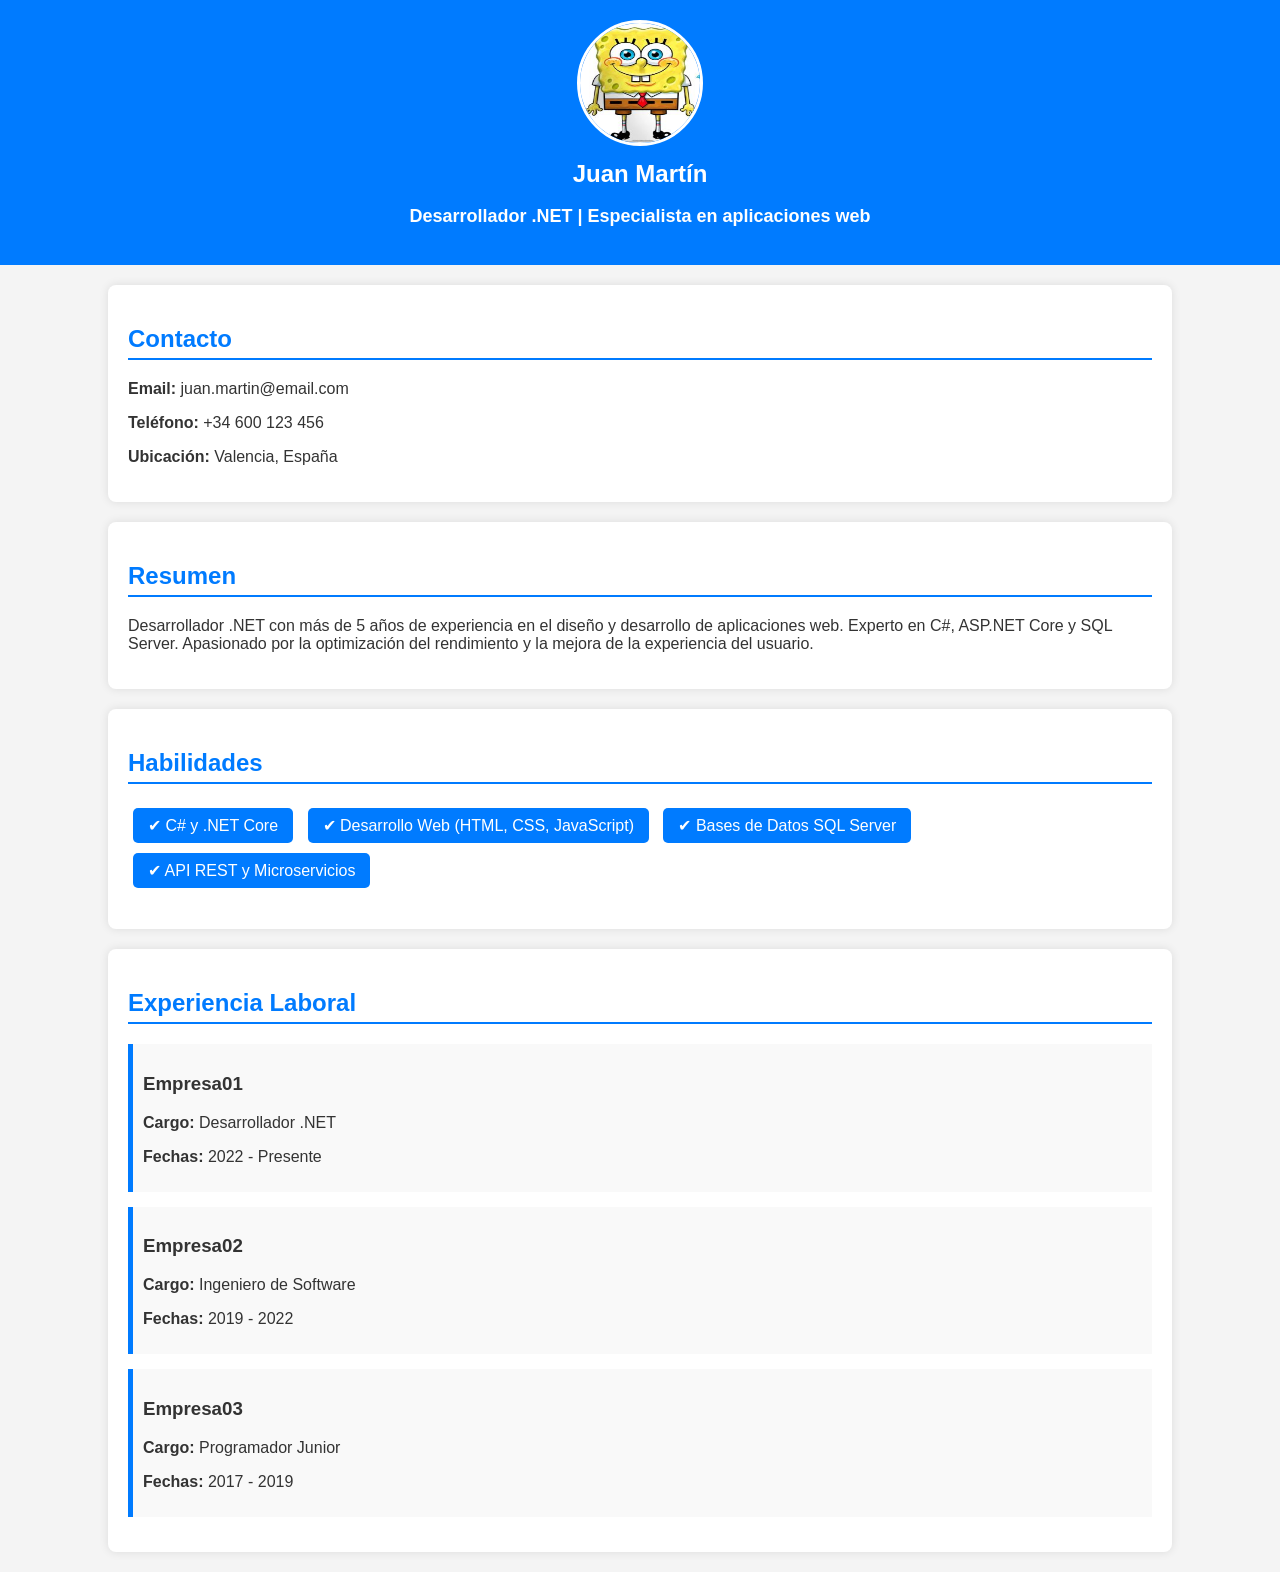
<file: Tema_1/JuanCArrabalMartin/index.html>
﻿<!DOCTYPE html>
<html lang="es">
<head>
    <meta charset="UTF-8">
    <meta name="viewport" content="width=device-width, initial-scale=1.0">
    <title>Currículum de Juan Martín</title>
    <link rel="stylesheet" href="styles.css">
</head>
<body>
    <header>
        <img src="perfil.jpg" alt="Foto de perfil">
        <h1>Juan Martín</h1>
        <p>Desarrollador .NET | Especialista en aplicaciones web</p>
    </header>

    <section class="contacto">
        <h2>Contacto</h2>
        <p><strong>Email:</strong> juan.martin@email.com</p>
        <p><strong>Teléfono:</strong> +34 600 123 456</p>
        <p><strong>Ubicación:</strong> Valencia, España</p>
    </section>

    <section class="resumen">
        <h2>Resumen</h2>
        <p>Desarrollador .NET con más de 5 años de experiencia en el diseño y desarrollo de aplicaciones web. Experto en C#, ASP.NET Core y SQL Server. Apasionado por la optimización del rendimiento y la mejora de la experiencia del usuario.</p>
    </section>

    <section class="habilidades">
        <h2>Habilidades</h2>
        <ul>
            <li>✔ C# y .NET Core</li>
            <li>✔ Desarrollo Web (HTML, CSS, JavaScript)</li>
            <li>✔ Bases de Datos SQL Server</li>
            <li>✔ API REST y Microservicios</li>
        </ul>
    </section>

    <section class="experiencia">
        <h2>Experiencia Laboral</h2>
        <div class="trabajo">
            <h3>Empresa01</h3>
            <p><strong>Cargo:</strong> Desarrollador .NET</p>
            <p><strong>Fechas:</strong> 2022 - Presente</p>
        </div>
        <div class="trabajo">
            <h3>Empresa02</h3>
            <p><strong>Cargo:</strong> Ingeniero de Software</p>
            <p><strong>Fechas:</strong> 2019 - 2022</p>
        </div>
        <div class="trabajo">
            <h3>Empresa03</h3>
            <p><strong>Cargo:</strong> Programador Junior</p>
            <p><strong>Fechas:</strong> 2017 - 2019</p>
        </div>
    </section>
</body>
</html>
</file>
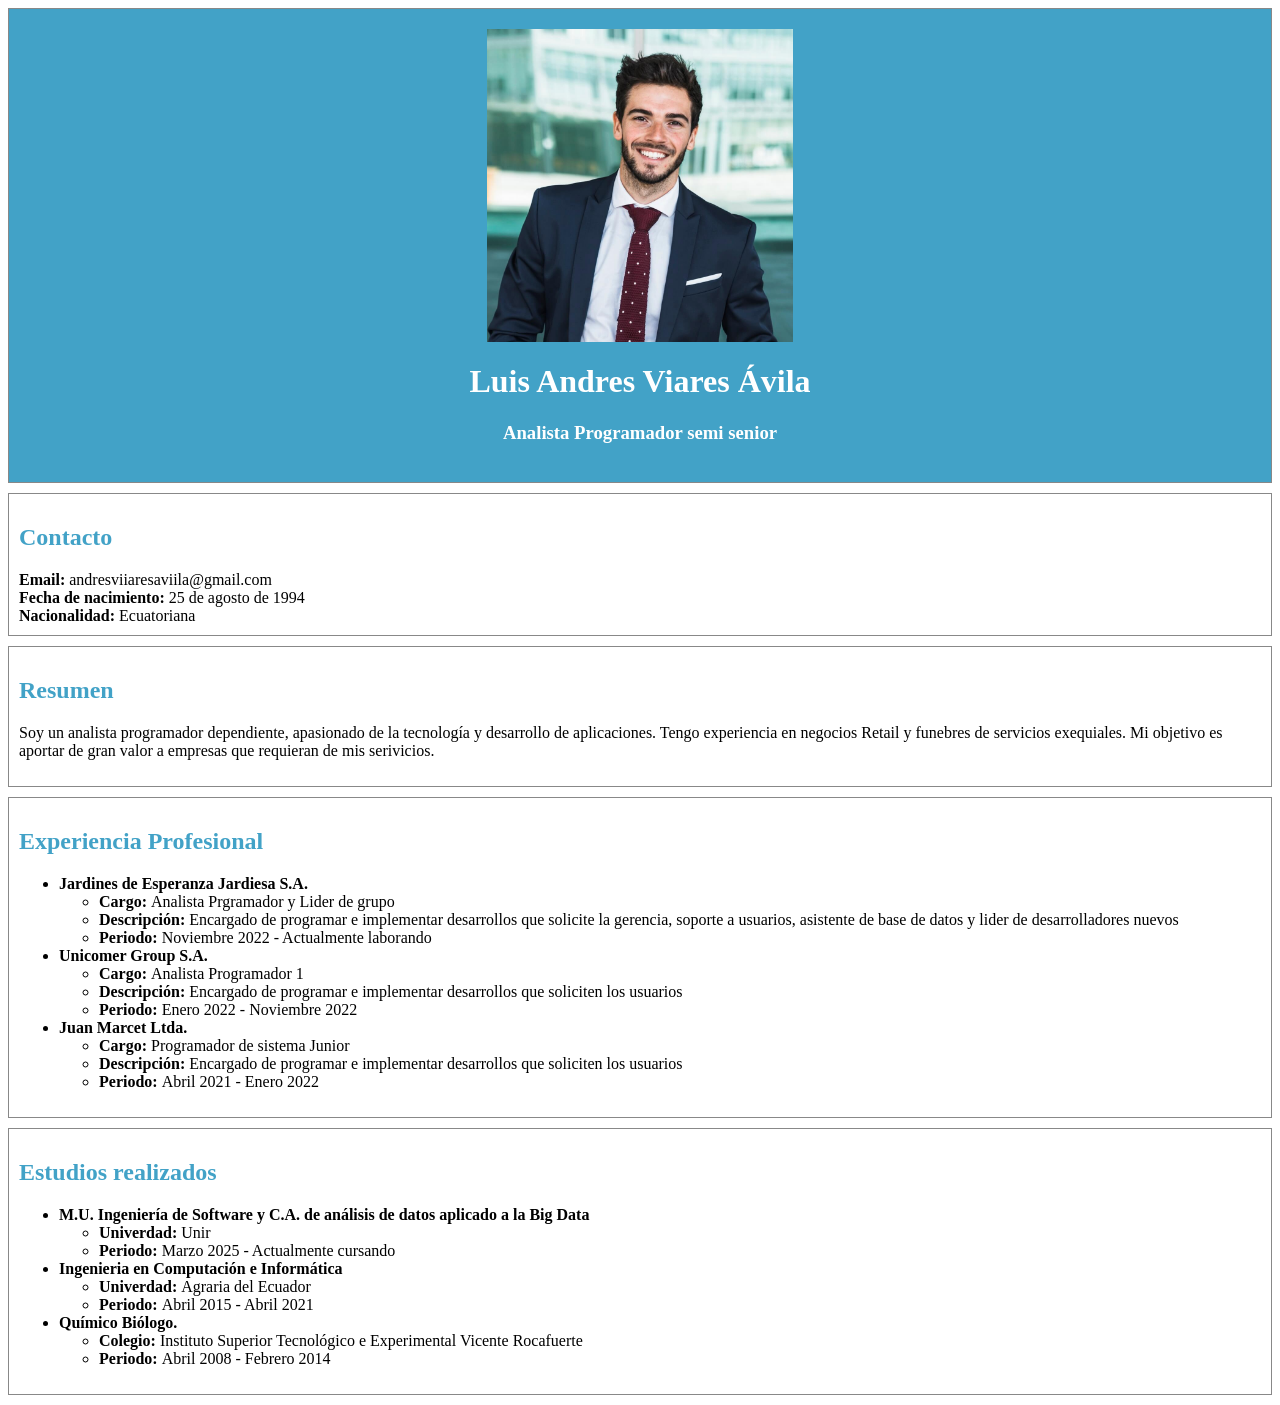
<file: Tema_1/Luis_Viares_Avila/index.html>
<!DOCTYPE html>
<html lang="en">
<head>
    <meta charset="UTF-8">
    <title>Luis Andrés Viares Ávila</title>
    <link rel="stylesheet" href="css/estilo.css"/>
</head>
<body>
<div class="contenedor-principal">
    <img src="img/persona.jpg" alt="foto"/>
    <h1>Luis Andres Viares Ávila</h1>
    <h3>Analista Programador semi senior </h3>
</div>
<div class="contenedor-contacto">
    <form action="" method="" class="formulario">
        <h2>Contacto</h2>
        <label for="Email" id="Email"><b>Email:</b> andresviiaresaviila@gmail.com</label><br>
        <label for="Fecha-nacimiento" id="Fecha-nacimiento"><b>Fecha de nacimiento:</b> 25 de agosto de 1994</label> <br>
        <label for="Nacionalidad" id="Nacionalidad"><b>Nacionalidad:</b> Ecuatoriana</label>
    </form>
</div>
<div class="contenedor-resumen">
    <h2>Resumen</h2>
    <p>
        Soy un analista programador dependiente, apasionado de la tecnología y desarrollo de aplicaciones.
        Tengo experiencia en negocios Retail y funebres de servicios exequiales.
        Mi objetivo es aportar de gran valor a empresas que requieran de mis serivicios.
    </p>
</div>
<div class="contenedor-experiencia">
    <h2>Experiencia Profesional</h2>
    <ul>
        <li><b>Jardines de Esperanza Jardiesa S.A.</b>
            <ul>
                <li><b>Cargo: </b>Analista Prgramador y Lider de grupo</li>
                <li><b>Descripción: </b>Encargado de programar e implementar desarrollos que solicite la gerencia, soporte a usuarios, asistente de base de datos y lider de desarrolladores nuevos</li>
                <li><b>Periodo: </b>Noviembre 2022 - Actualmente laborando</li>
            </ul>
        </li>
        <li><b>Unicomer Group S.A.</b>
            <ul>
                <li><b>Cargo: </b>Analista Programador 1</li>
                <li><b>Descripción: </b>Encargado de programar e implementar desarrollos que soliciten los usuarios</li>
                <li><b>Periodo: </b>Enero 2022 - Noviembre 2022</li>
            </ul>
        </li>
        <li><b>Juan Marcet Ltda.</b>
            <ul>
                <li><b>Cargo: </b>Programador de sistema Junior </li>
                <li><b>Descripción: </b>Encargado de programar e implementar desarrollos que soliciten los usuarios</li>
                <li><b>Periodo: </b>Abril 2021 - Enero 2022</li>
            </ul>
        </li>
    </ul>
</div>
<div class="contenedor-estudios" id="estudios">
    <h2>Estudios realizados</h2>
    <ul>
        <li><b>M.U. Ingeniería de Software y C.A. de análisis de datos aplicado a la Big Data</b>
            <ul>
                <li><b>Univerdad: </b>Unir</li>
                <li><b>Periodo: </b>Marzo 2025 - Actualmente cursando</li>
            </ul>
        </li>
        <li><b>Ingenieria en Computación e Informática</b>
            <ul>
                <li><b>Univerdad: </b>Agraria del Ecuador</li>
                <li><b>Periodo: </b>Abril 2015 - Abril 2021</li>
            </ul>
        </li>
        <li><b>Químico Biólogo.</b>
            <ul>
                <li><b>Colegio: </b>Instituto Superior Tecnológico e Experimental Vicente Rocafuerte</li>
                <li><b>Periodo: </b>Abril 2008 - Febrero 2014</li>
            </ul>
        </li>
    </ul>
</div>
</body>
</html>
</file>
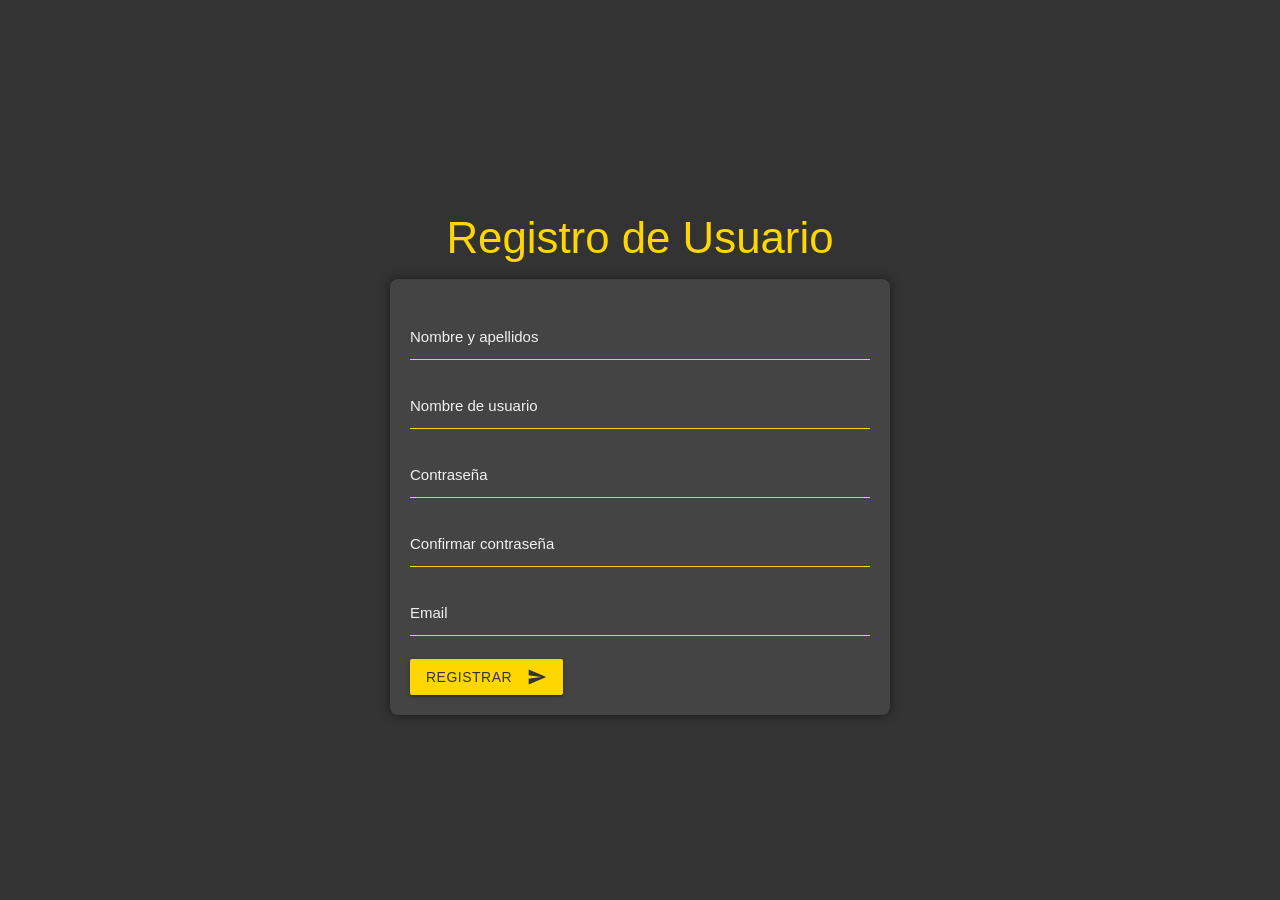
<file: Tema_4/cinema/index.html>
<!DOCTYPE html>
<html lang="es">
<head>
    <meta charset="UTF-8">
    <title>UNIR Cinema - Registro</title>
    <link href="https://fonts.googleapis.com/icon?family=Material+Icons" rel="stylesheet">
    <link rel="stylesheet" href="https://cdnjs.cloudflare.com/ajax/libs/materialize/1.0.0/css/materialize.min.css">
    <link rel="stylesheet" href="styles.css">
    <script src="https://cdnjs.cloudflare.com/ajax/libs/materialize/1.0.0/js/materialize.min.js"></script>
</head>
<body>

<div class="container">
    <h3>Registro de Usuario</h3>
    <form id="userForm">
        <div class="input-field">
            <input id="fullName" type="text" name="fullName" class="validate" required>
            <label for="fullName">Nombre y apellidos</label>
        </div>

        <div class="input-field">
            <input id="username" type="text" name="username" class="validate" required>
            <label for="username">Nombre de usuario</label>
        </div>

        <div class="input-field">
            <input id="password" type="password" name="password" class="validate" required>
            <label for="password">Contraseña</label>
        </div>

        <div class="input-field">
            <input id="confirmPassword" type="password" name="confirmPassword" class="validate" required>
            <label for="confirmPassword">Confirmar contraseña</label>
        </div>

        <div class="input-field">
            <input id="email" type="email" name="email" class="validate" required>
            <label for="email">Email</label>
        </div>

        <button type="submit" class="btn waves-effect waves-light">
            Registrar
            <i class="material-icons right">send</i>
        </button>
    </form>
</div>
<script src="script.js"></script>
</body>

</html>
</file>
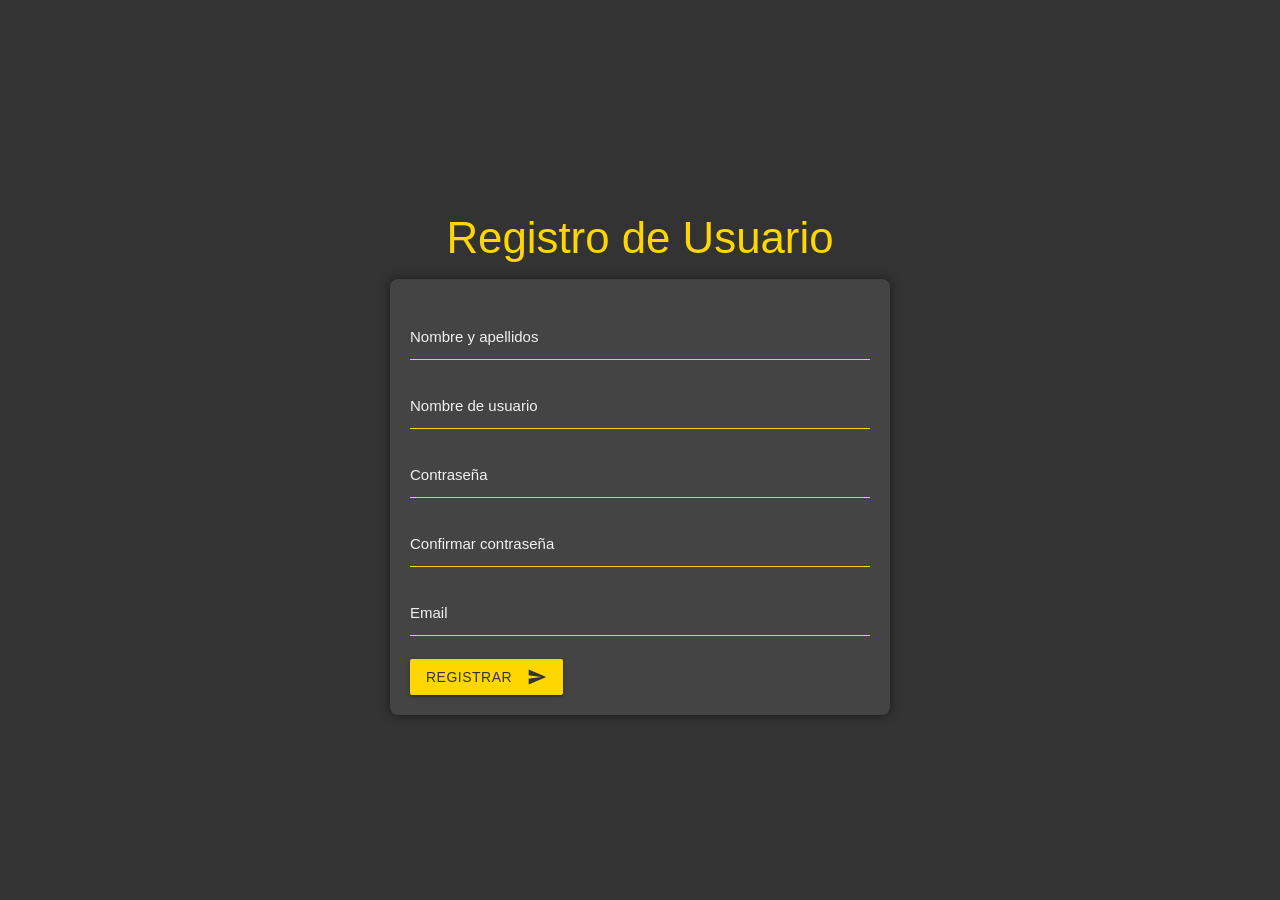
<file: Tema_4/Enrique_Maximiliano_Lovera_Hernandez/index.html>
<!DOCTYPE html>
<html lang="es">
  <head>
    <meta charset="UTF-8" />
    <title>UNIR Cinema - Registro</title>
    <link
      href="https://fonts.googleapis.com/icon?family=Material+Icons"
      rel="stylesheet"
    />
    <link
      rel="stylesheet"
      href="https://cdnjs.cloudflare.com/ajax/libs/materialize/1.0.0/css/materialize.min.css"
      crossorigin="anonymous"
    />
    <link rel="stylesheet" href="styles.css" />
    <script
      src="https://cdnjs.cloudflare.com/ajax/libs/materialize/1.0.0/js/materialize.min.js"
      integrity="sha512-NiWqa2rceHnN3Z5j6mSAvbwwg3tiwVNxiAQaaSMSXnRRDh5C2mk/+sKQRw8qjV1vN4nf8iK2a0b048PnHbyx+Q=="
      crossorigin="anonymous"
      referrerpolicy="no-referrer"
    ></script>
  </head>
  <body>
    <div class="container">
      <h3>Registro de Usuario</h3>
      <form id="userForm">
        <div class="input-field">
          <input
            id="fullName"
            type="text"
            name="fullName"
            class="validate"
            required
          />
          <label for="fullName">Nombre y apellidos</label>
        </div>

        <div class="input-field">
          <input
            id="username"
            type="text"
            name="username"
            class="validate"
            required
          />
          <label for="username">Nombre de usuario</label>
        </div>

        <div class="input-field">
          <input
            id="password"
            type="password"
            name="password"
            class="validate"
            required
          />
          <label for="password">Contraseña</label>
        </div>

        <div class="input-field">
          <input
            id="confirmPassword"
            type="password"
            name="confirmPassword"
            class="validate"
            required
          />
          <label for="confirmPassword">Confirmar contraseña</label>
        </div>

        <div class="input-field">
          <input
            id="email"
            type="email"
            name="email"
            class="validate"
            required
          />
          <label for="email">Email</label>
        </div>

        <button type="submit" class="btn waves-effect waves-light">
          Registrar
          <i class="material-icons right">send</i>
        </button>
      </form>
    </div>
    <script src="script.js"></script>
  </body>
</html>
</file>
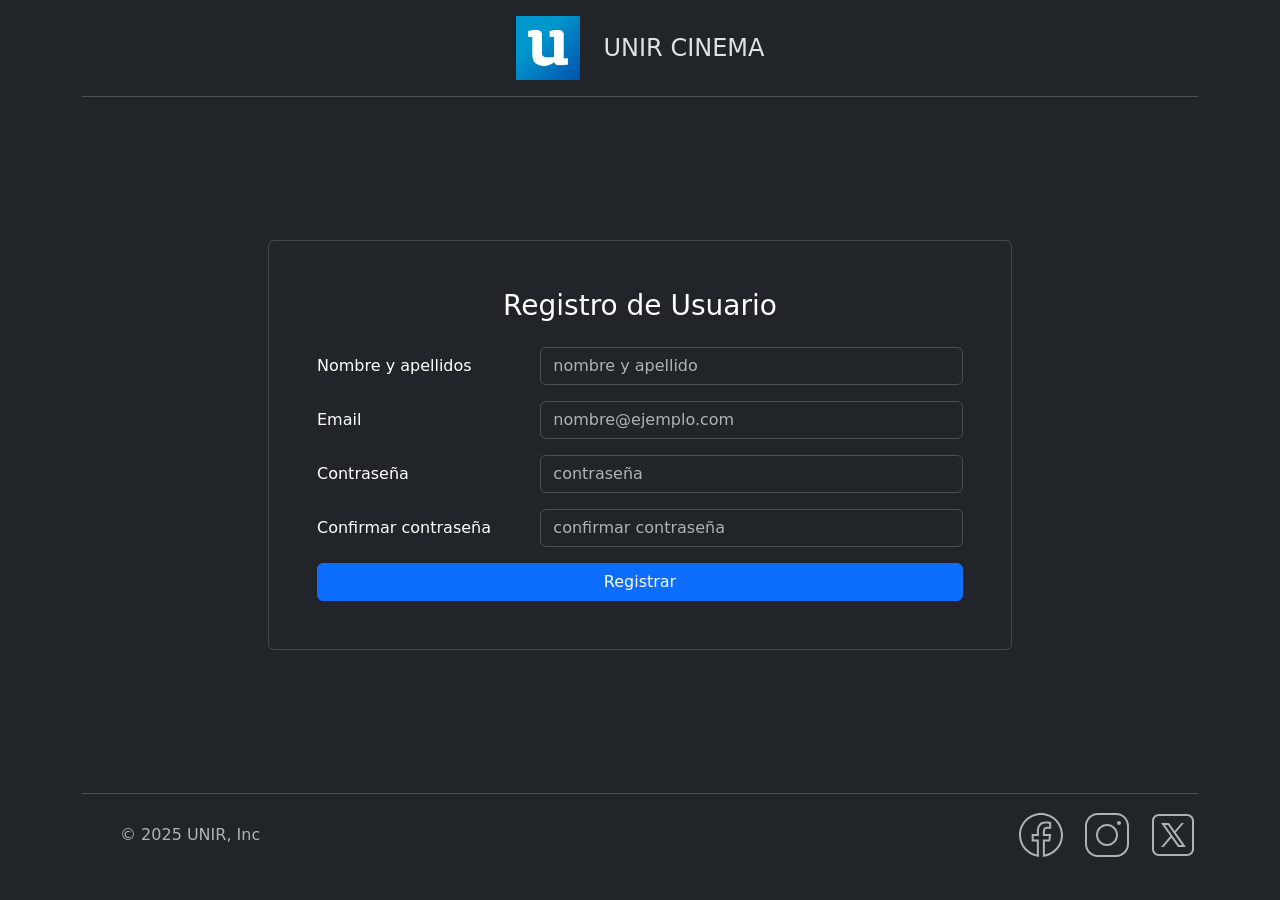
<file: Tema_4/Hector_Daniel_Lopez_Borjas/index.html>
<!DOCTYPE html>
<html lang="en" data-bs-theme="dark">

<head>
    <meta charset="UTF-8">
    <meta name="viewport" content="width=device-width, initial-scale=1.0">
    <title>UNIR CINEMA REGISTRO</title>
    <link href="https://cdn.jsdelivr.net/npm/bootstrap@5.3.3/dist/css/bootstrap.min.css" rel="stylesheet" integrity="sha384-QWTKZyjpPEjISv5WaRU9OFeRpok6YctnYmDr5pNlyT2bRjXh0JMhjY6hW+ALEwIH" crossorigin="anonymous">
    <script src="https://cdn.jsdelivr.net/npm/bootstrap@5.3.3/dist/js/bootstrap.bundle.min.js" integrity="sha384-YvpcrYf0tY3lHB60NNkmXc5s9fDVZLESaAA55NDzOxhy9GkcIdslK1eN7N6jIeHz" crossorigin="anonymous" defer></script>
    <link rel="stylesheet" href="./styles.css" />
    <script src="./index.js"></script>
</head>

<body class="min-vh-100 d-flex flex-column">
    <div class="container flex-grow-1">
        <header class="d-flex flex-wrap justify-content-center py-3 mb-4 border-bottom">
            <div class="d-flex justify-content-center align-items-center w-100">
                <img src="./assets/unir.jpg" class="custom-image" alt="unir logo">
                <span class="fs-4 ms-2">UNIR CINEMA</span>
            </div>
        </header>
    </div>

    <div class="container text-center flex-grow-1">
        <div class="card text-white mx-auto col-lg-8">
            <div class="card-body p-5">
                <h3 class="card-title mb-4">Registro de Usuario</h3>
                <form id="userForm" class="needs-validation" novalidate>
                    <div class="mb-3 row">
                        <label for="fullName" class="col-sm-4 col-form-label text-start">Nombre y apellidos</label>
                        <div class="col col-sm-8">
                            <input id="fullName" name="fullName" type="text" class="form-control" placeholder="nombre y apellido" required>
                            <div class="invalid-feedback">
                                El nombre y apellidos son obligatorios.
                            </div>
                            <div class="valid-feedback">
                                ¡Se ve bien!
                            </div>
                        </div>
                    </div>

                    <div class="mb-3 row">
                        <label for="email" class="col-sm-4 col-form-label text-start">Email</label>
                        <div class="col col-sm-8">
                            <input id="email" name="email" type="email" class="form-control" placeholder="nombre@ejemplo.com" required>
                            <div class="invalid-feedback">
                                Por favor, introduce un email válido.
                            </div>
                            <div class="valid-feedback">
                                ¡Se ve bien!
                            </div>
                        </div>
                    </div>

                    <div class="mb-3 row">
                        <label for="password" class="col-sm-4 col-form-label text-start">Contraseña</label>
                        <div class="col col-sm-8">
                            <input id="password" name="password" type="password" class="form-control" placeholder="contraseña" required minlength="8" pattern="^[A-Za-z0-9]+$">
                            <div class="invalid-feedback">
                                La contraseña debe tener mínimo 8 caracteres y contener números y letras.
                            </div>
                            <div class="valid-feedback">
                                ¡Se ve bien!
                            </div>
                        </div>
                    </div>

                    <div class="mb-3 row">
                        <label for="confirmPassword" class="col-sm-4 col-form-label text-start">Confirmar
                            contraseña</label>
                        <div class="col col-sm-8">
                            <input id="confirmPassword" name="confirmPassword" type="password" class="form-control" placeholder="confirmar contraseña" required>
                            <div class="invalid-feedback">
                                Las contraseñas no coinciden.
                            </div>
                            <div class="valid-feedback">
                                ¡Se ve bien!
                            </div>
                        </div>
                    </div>

                    <div class="d-grid mt-3">
                        <button type="submit" class="btn btn-primary">Registrar</button>
                    </div>
                </form>
            </div>
        </div>
    </div>

    <div class="container">
        <footer class="d-flex flex-wrap justify-content-between align-items-center py-3 my-4 border-top">
            <div class="col-md-4 d-flex align-items-center">
                <a href="/" class="mb-3 me-2 mb-md-0 text-body-secondary text-decoration-none lh-1">
                    <svg class="bi" width="30" height="24">
                        <use xlink:href="#bootstrap"></use>
                    </svg>
                </a>
                <span class="mb-3 mb-md-0 text-body-secondary">© 2025 UNIR, Inc</span>
            </div>
            <ul class="nav col-md-4 justify-content-end list-unstyled d-flex">
                <li class="ms-3">
                    <a class="text-body-secondary" href="#">
                        <svg xmlns="http://www.w3.org/2000/svg" x="0px" y="0px" width="50" height="50" viewBox="0 0 50 50">
                            <path fill="currentColor"
                                d="M 25 3 C 12.861562 3 3 12.861562 3 25 C 3 36.019135 11.127533 45.138355 21.712891 46.728516 L 22.861328 46.902344 L 22.861328 29.566406 L 17.664062 29.566406 L 17.664062 26.046875 L 22.861328 26.046875 L 22.861328 21.373047 C 22.861328 18.494965 23.551973 16.599417 24.695312 15.410156 C 25.838652 14.220896 27.528004 13.621094 29.878906 13.621094 C 31.758714 13.621094 32.490022 13.734993 33.185547 13.820312 L 33.185547 16.701172 L 30.738281 16.701172 C 29.349697 16.701172 28.210449 17.475903 27.619141 18.507812 C 27.027832 19.539724 26.84375 20.771816 26.84375 22.027344 L 26.84375 26.044922 L 32.966797 26.044922 L 32.421875 29.564453 L 26.84375 29.564453 L 26.84375 46.929688 L 27.978516 46.775391 C 38.71434 45.319366 47 36.126845 47 25 C 47 12.861562 37.138438 3 25 3 z M 25 5 C 36.057562 5 45 13.942438 45 25 C 45 34.729791 38.035799 42.731796 28.84375 44.533203 L 28.84375 31.564453 L 34.136719 31.564453 L 35.298828 24.044922 L 28.84375 24.044922 L 28.84375 22.027344 C 28.84375 20.989871 29.033574 20.060293 29.353516 19.501953 C 29.673457 18.943614 29.981865 18.701172 30.738281 18.701172 L 35.185547 18.701172 L 35.185547 12.009766 L 34.318359 11.892578 C 33.718567 11.811418 32.349197 11.621094 29.878906 11.621094 C 27.175808 11.621094 24.855567 12.357448 23.253906 14.023438 C 21.652246 15.689426 20.861328 18.170128 20.861328 21.373047 L 20.861328 24.046875 L 15.664062 24.046875 L 15.664062 31.566406 L 20.861328 31.566406 L 20.861328 44.470703 C 11.816995 42.554813 5 34.624447 5 25 C 5 13.942438 13.942438 5 25 5 z">
                            </path>
                        </svg>
                    </a>
                </li>
                <li class="ms-3">
                    <a class="text-body-secondary" href="#">
                        <svg xmlns="http://www.w3.org/2000/svg" x="0px" y="0px" width="50" height="50" viewBox="0 0 50 50">
                            <path fill="currentColor"
                                d="M 16 3 C 8.8324839 3 3 8.8324839 3 16 L 3 34 C 3 41.167516 8.8324839 47 16 47 L 34 47 C 41.167516 47 47 41.167516 47 34 L 47 16 C 47 8.8324839 41.167516 3 34 3 L 16 3 z M 16 5 L 34 5 C 40.086484 5 45 9.9135161 45 16 L 45 34 C 45 40.086484 40.086484 45 34 45 L 16 45 C 9.9135161 45 5 40.086484 5 34 L 5 16 C 5 9.9135161 9.9135161 5 16 5 z M 37 11 A 2 2 0 0 0 35 13 A 2 2 0 0 0 37 15 A 2 2 0 0 0 39 13 A 2 2 0 0 0 37 11 z M 25 14 C 18.936712 14 14 18.936712 14 25 C 14 31.063288 18.936712 36 25 36 C 31.063288 36 36 31.063288 36 25 C 36 18.936712 31.063288 14 25 14 z M 25 16 C 29.982407 16 34 20.017593 34 25 C 34 29.982407 29.982407 34 25 34 C 20.017593 34 16 29.982407 16 25 C 16 20.017593 20.017593 16 25 16 z">
                            </path>
                        </svg>
                    </a>
                </li>
                <li class="ms-3">
                    <a class="text-body-secondary" href="#">
                        <svg xmlns="http://www.w3.org/2000/svg" x="0px" y="0px" width="50" height="50" viewBox="0 0 50 50">
                            <path fill="currentColor"
                                d="M 11 4 C 7.1456661 4 4 7.1456661 4 11 L 4 39 C 4 42.854334 7.1456661 46 11 46 L 39 46 C 42.854334 46 46 42.854334 46 39 L 46 11 C 46 7.1456661 42.854334 4 39 4 L 11 4 z M 11 6 L 39 6 C 41.773666 6 44 8.2263339 44 11 L 44 39 C 44 41.773666 41.773666 44 39 44 L 11 44 C 8.2263339 44 6 41.773666 6 39 L 6 11 C 6 8.2263339 8.2263339 6 11 6 z M 13.085938 13 L 22.308594 26.103516 L 13 37 L 15.5 37 L 23.4375 27.707031 L 29.976562 37 L 37.914062 37 L 27.789062 22.613281 L 36 13 L 33.5 13 L 26.660156 21.009766 L 21.023438 13 L 13.085938 13 z M 16.914062 15 L 19.978516 15 L 34.085938 35 L 31.021484 35 L 16.914062 15 z">
                            </path>
                        </svg>
                    </a>
                </li>
            </ul>
        </footer>
    </div>
</body>

</html>
</file>
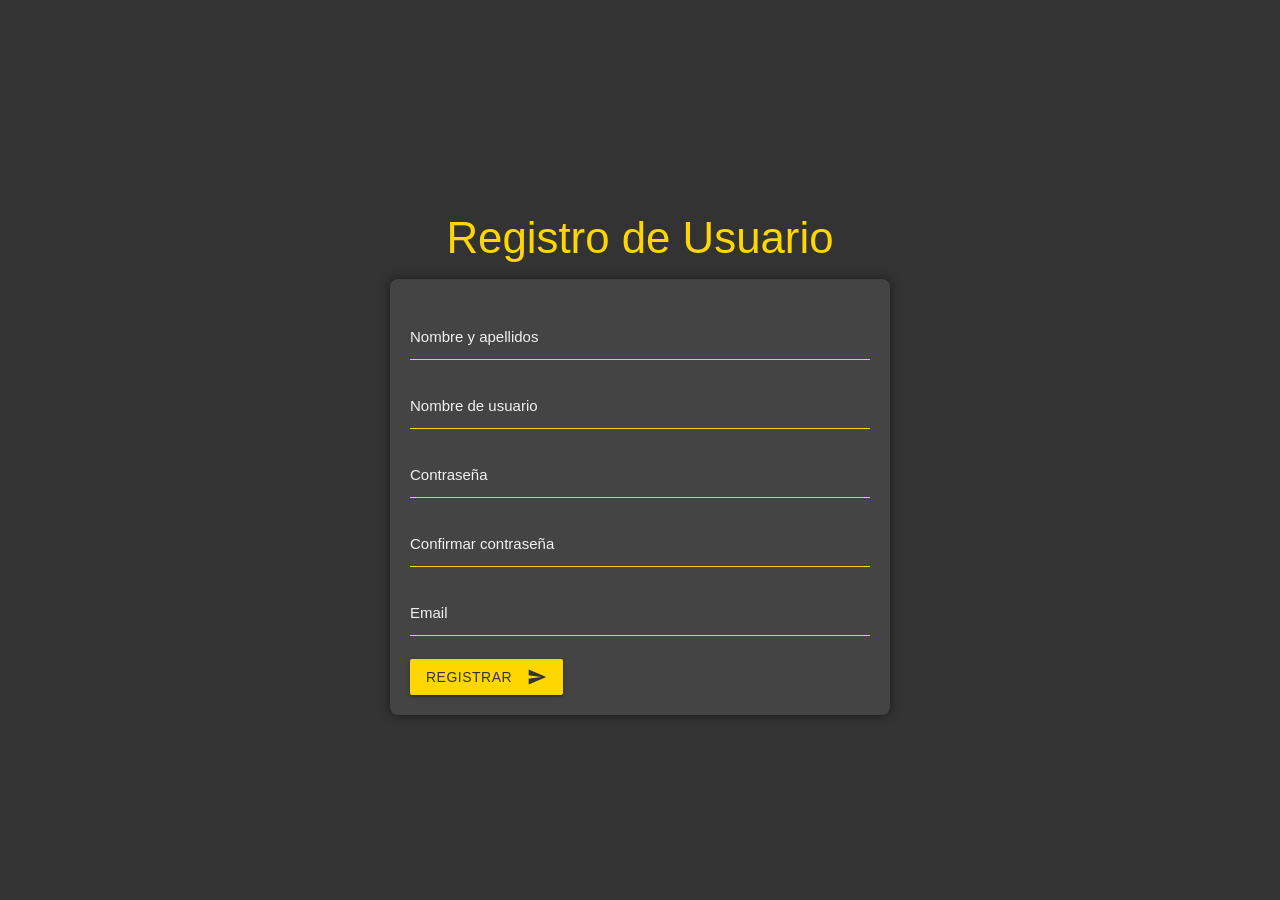
<file: Tema_4/Javier_Alfonso_Costa_Pernia/index.html>
<!DOCTYPE html>
<html lang="es">
    <head>
        <meta charset="UTF-8">
        <title>UNIR Cinema - Registro</title>
        <link href="https://fonts.googleapis.com/icon?family=Material+Icons" rel="stylesheet">
        <link rel="stylesheet" href="https://cdnjs.cloudflare.com/ajax/libs/materialize/1.0.0/css/materialize.min.css">
        <link rel="stylesheet" href="stylesregistrousuario.css">
        <script src="https://cdnjs.cloudflare.com/ajax/libs/materialize/1.0.0/js/materialize.min.js"></script>
    </head>
    <body>

        <div class="container">
            <h3>Registro de Usuario</h3>
            <form id="userForm">
                <div class="input-field">
                    <input id="fullName" type="text" name="fullName" class="validate" required>
                    <label for="fullName">Nombre y apellidos</label>
                </div>

                <div class="input-field">
                    <input id="username" type="text" name="username" class="validate" required>
                    <label for="username">Nombre de usuario</label>
                </div>

                <div class="input-field">
                    <input id="password" type="password" name="password" class="validate" required>
                    <label for="password">Contraseña</label>
                </div>

                <div class="input-field">
                    <input id="confirmPassword" type="password" name="confirmPassword" class="validate" required>
                    <label for="confirmPassword">Confirmar contraseña</label>
                </div>

                <div class="input-field">
                    <input id="email" type="email" name="email" class="validate" required>
                    <label for="email">Email</label>
                </div>

                <button type="submit" class="btn waves-effect waves-light">
                    Registrar
                    <i class="material-icons right">send</i>
                </button>
            </form>
        </div>
        <script src="scriptregistrousuario.js"></script>
    </body>
</html>
</file>
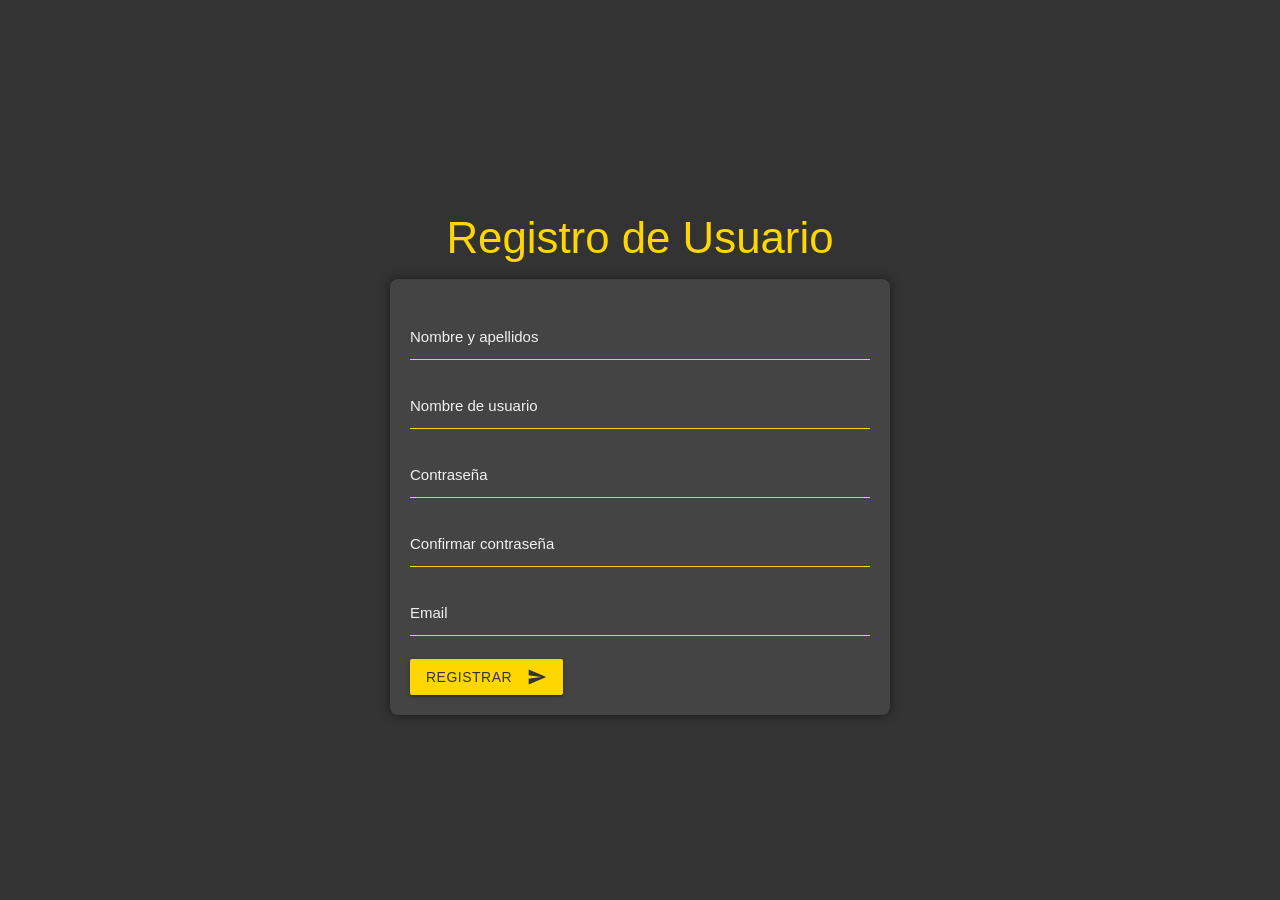
<file: Tema_4/Sergi Lopez Jimenez/index.html>
<!DOCTYPE html>
<html lang="es">
    <head>
        <meta charset="UTF-8">
        <title>UNIR Cinema - Registro</title>
        <link href="https://fonts.googleapis.com/icon?family=Material+Icons" rel="stylesheet">
        <link rel="stylesheet" href="https://cdnjs.cloudflare.com/ajax/libs/materialize/1.0.0/css/materialize.min.css">
        <link rel="stylesheet" href="styles.css">
        <script src="https://cdnjs.cloudflare.com/ajax/libs/materialize/1.0.0/js/materialize.min.js"></script>
    </head>
    <body>

        <div class="container">
            <h3>Registro de Usuario</h3>
            <form id="userForm">
                <div class="input-field">
                    <input id="fullName" type="text" name="fullName" class="validate" required>
                    <label for="fullName">Nombre y apellidos</label>
                </div>

                <div class="input-field">
                    <input id="username" type="text" name="username" class="validate" required>
                    <label for="username">Nombre de usuario</label>
                </div>

                <div class="input-field">
                    <input id="password" type="password" name="password" class="validate" required>
                    <label for="password">Contraseña</label>
                </div>

                <div class="input-field">
                    <input id="confirmPassword" type="password" name="confirmPassword" class="validate" required>
                    <label for="confirmPassword">Confirmar contraseña</label>
                </div>

                <div class="input-field">
                    <input id="email" type="email" name="email" class="validate" required>
                    <label for="email">Email</label>
                </div>

                <button type="submit" class="btn waves-effect waves-light">
                    Registrar
                    <i class="material-icons right">send</i>
                </button>
            </form>
        </div>
        <script src="script.js"></script>
    </body>
</html>
</file>
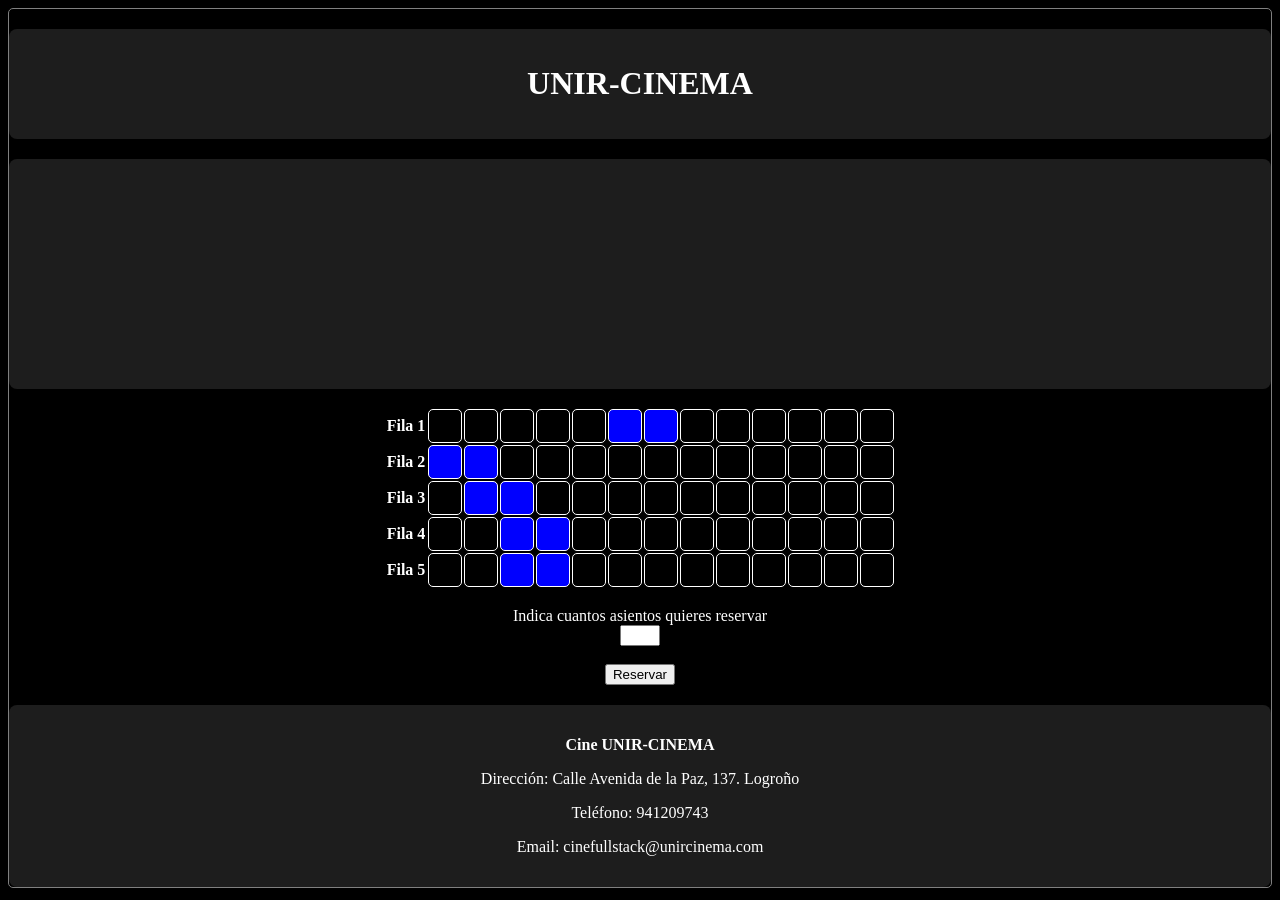
<file: Tema_1/Alberto-Hevia-Lopez/CINEMA/index.html>
<!DOCTYPE html>
<html lang="es">
<head>
    <title>Unir-Cinema</title>
    <link rel="stylesheet" href="styles.css">
</head>
<body>
    <header class="cabecera">
        <h1>UNIR-CINEMA</h1>
    </header>

    <section class="pantalla">   
    </section>

    <br>
    <table class="tabla">
        <tbody>
        <tr>
            <th id="f1">Fila 1</th>
            <th class="asiento" id="1_1"></th>
            <th class="asiento" id="1_2"></th>
            <th class="asiento" id="1_3"></th>
            <th class="asiento" id="1_4"></th>
            <th class="asiento" id="1_5"></th>
            <th class="asiento ocupado" id="1_6"></th>
            <th class="asiento ocupado" id="1_7"></th>
            <th class="asiento" id="1_8"></th>
            <th class="asiento" id="1_9"></th>
            <th class="asiento" id="1_10"></th>
            <th class="asiento" id="1_11"></th>
            <th class="asiento" id="1_12"></th>
            <th class="asiento" id="1_13"></th>
        </tr>
        <tr>
            <th id="f2">Fila 2</th>
            <th class="asiento ocupado" id="2_1"></th>
            <th class="asiento ocupado" id="2_2"></th>
            <th class="asiento" id="2_3"></th>
            <th class="asiento" id="2_4"></th>
            <th class="asiento" id="2_5"></th>
            <th class="asiento" id="2_6"></th>
            <th class="asiento" id="2_7"></th>
            <th class="asiento" id="2_8"></th>
            <th class="asiento" id="2_9"></th>
            <th class="asiento" id="2_10"></th>
            <th class="asiento" id="2_11"></th>
            <th class="asiento" id="2_12"></th>
            <th class="asiento" id="2_13"></th>
        </tr>
        <tr>
            <th id="f3">Fila 3</th>
            <th class="asiento" id="3_1"></th>
            <th class="asiento ocupado" id="3_2"></th>
            <th class="asiento ocupado" id="3_3"></th>
            <th class="asiento" id="3_4"></th>
            <th class="asiento" id="3_5"></th>
            <th class="asiento" id="3_6"></th>
            <th class="asiento" id="3_7"></th>
            <th class="asiento" id="3_8"></th>
            <th class="asiento" id="3_9"></th>
            <th class="asiento" id="3_10"></th>
            <th class="asiento" id="3_11"></th>
            <th class="asiento" id="3_12"></th>
            <th class="asiento" id="3_13"></th>
        </tr>
        <tr>
            <th id="f4">Fila 4</th>
            <th class="asiento" id="4_1"></th>
            <th class="asiento" id="4_2"></th>
            <th class="asiento ocupado" id="4_3"></th>
            <th class="asiento ocupado" id="4_4"></th>
            <th class="asiento" id="4_5"></th>
            <th class="asiento" id="4_6"></th>
            <th class="asiento" id="4_7"></th>
            <th class="asiento" id="4_8"></th>
            <th class="asiento" id="4_9"></th>
            <th class="asiento" id="4_10"></th>
            <th class="asiento" id="4_11"></th>
            <th class="asiento" id="4_12"></th>
            <th class="asiento" id="4_13"></th>
        </tr>
        <tr>
            <th id="f5">Fila 5</th>
            <th class="asiento" id="5_1"></th>
            <th class="asiento" id="5_2"></th>
            <th class="asiento ocupado" id="5_3"></th>
            <th class="asiento ocupado" id="5_4"></th>
            <th class="asiento" id="5_5"></th>
            <th class="asiento" id="5_6"></th>
            <th class="asiento" id="5_7"></th>
            <th class="asiento" id="5_8"></th>
            <th class="asiento" id="5_9"></th>
            <th class="asiento" id="5_10"></th>
            <th class="asiento" id="5_11"></th>
            <th class="asiento" id="5_12"></th>
            <th class="asiento" id="5_13"></th>
        </tr>
        </tbody>
    </table>
    <br>

    <section class="formulario">   
        <form>
            <label class="fila" for ="numAsientos">Indica cuantos asientos quieres reservar</label><br>
            <input type="number" name="numAsientos" id="numAsientos" min="1" max="5"><br><br>
            <button type="submit" class="Reservar">Reservar</button>
        </form>       
    </section>

    <footer class="pie">
        <p><strong>Cine UNIR-CINEMA</strong></p>
        <p>Dirección: Calle Avenida de la Paz, 137. Logroño</p>
        <p>Teléfono: 941209743</p>
        <p>Email: cinefullstack@unircinema.com</p>
    </footer>    
</body>

</html>
</file>
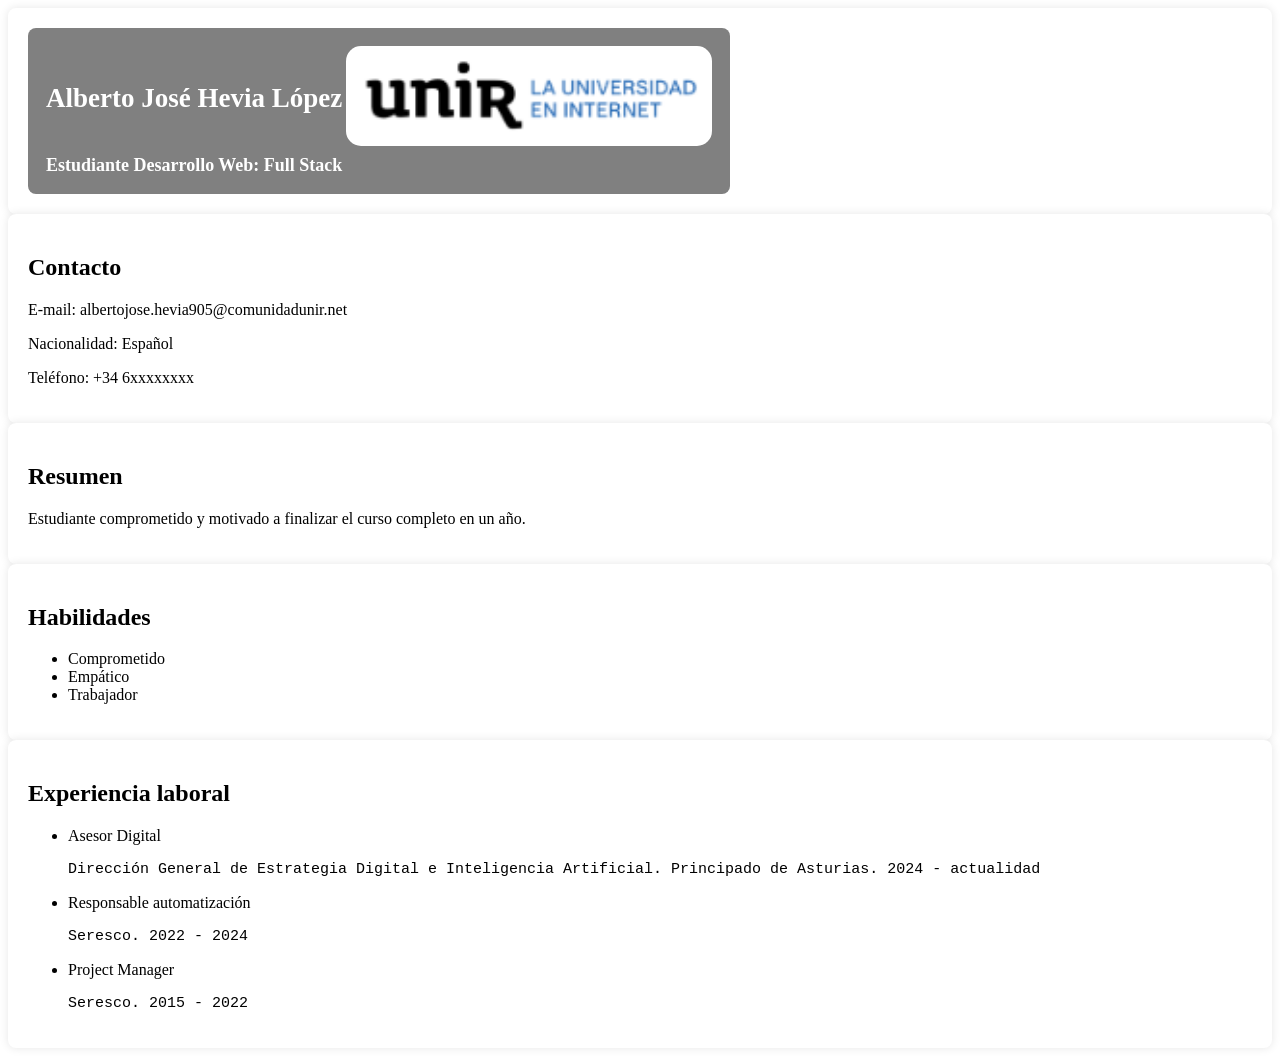
<file: Tema_1/Alberto-Hevia-Lopez/CV/index.html>
<!DOCTYPE html>
<html lang="es">
<head>
    <link rel="Stylesheet" href="styles.css">
    <title>Curriculum Vita</title>
</head>    
<header>
    <section>
        <table>
            <tr>
                <th> 
                    <h1>Alberto José Hevia López</h1>
                </th>
                <th>
                    <img src="imagen1.png" height="100" alt="Fotografía">
                </th>
            </tr>
            <tr>
                <th>Estudiante Desarrollo Web: Full Stack</th>
                <th></th>
            </tr>
         </table>
    </section>
</header>
<body>
    <section>
        <h1>Contacto</h1>
        <p>E-mail: albertojose.hevia905@comunidadunir.net</p>
        <p>Nacionalidad: Español</p>
        <p>Teléfono: +34 6xxxxxxxx</p>
    </section>
    <section>
        <h1>Resumen</h1>
        <p>Estudiante comprometido y motivado a finalizar el curso completo en un año.</p>
    </section>
    <section>
        <h1>Habilidades</h1>
        <ul>
            <li>Comprometido</li>
            <li>Empático</li>
            <li>Trabajador</li>
        </ul>
    </section>
    <section>
        <h1>Experiencia laboral</h1>
        <ul>
            <li>
                <p>Asesor Digital</p>
                <p class="detalle">Dirección General de Estrategia Digital e Inteligencia Artificial. Principado de Asturias. 2024 - actualidad</p>
            </li>
            <li>
                <p>Responsable automatización</p>
                <p class="detalle">Seresco. 2022 - 2024</p>
            </li>
            <li>
                <p>Project Manager</p>
                <p class="detalle">Seresco. 2015 - 2022</p>
            </li>
        </ul>
    </section>
</body>

</html>
</file>
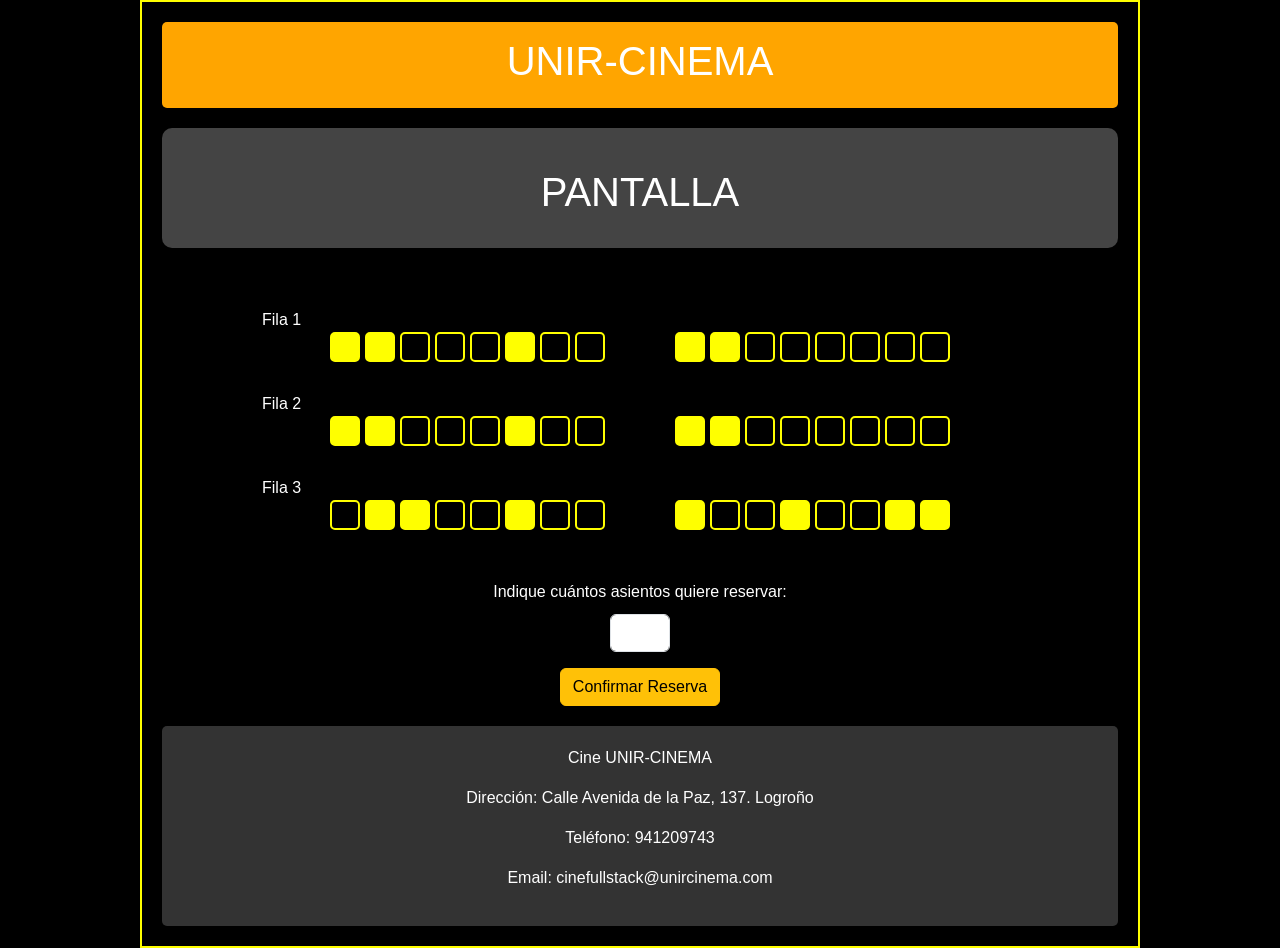
<file: Tema_1/Alberto_Lara_Cano/Cinema/index.html>
<!DOCTYPE html>
<html lang="en">
<head>
  <meta charset="UTF-8">
  <meta name="viewport" content="width=device-width, initial-scale=1.0">
  <title>UNIR-CINEMA - Reserva de Butacas</title>
  <link href="https://cdn.jsdelivr.net/npm/bootstrap@5.2.2/dist/css/bootstrap.min.css" rel="stylesheet" integrity="sha384-Zenh87qX5JnK2Jl0vWa8Ck2rdkQ2Bzep5IDxbcnCeuOxjzrPF/et3URy9Bv1WTRi" crossorigin="anonymous">
  <link rel="stylesheet" href="styles.css">
</head>
<body>
  <div class="container cinema-container">
    <header class="cinema-header">
      <h1>UNIR-CINEMA</h1>
    </header>
    <div class="screen">
      <h1>PANTALLA</h1>
    </div>
    <div class="seating">
      <div class="row">
        <span class="row-label">Fila 1</span>
        <div class="seats">
        <span class="seat occupied"></span>
        <span class="seat occupied"></span>
        <span class="seat"></span>
        <span class="seat"></span>
        <span class="seat"></span>
        <span class="seat occupied"></span>
        <span class="seat"></span>
        <span class="seat"></span>
        <span class="aisle"></span>
        <span class="seat occupied"></span>
        <span class="seat occupied"></span>
        <span class="seat"></span>
        <span class="seat"></span>
        <span class="seat"></span>
        <span class="seat"></span>
        <span class="seat"></span>
        <span class="seat"></span>
        </div>
      </div>
      <div class="row">
        <span class="row-label">Fila 2</span>
        <div class="seats">
          <span class="seat occupied"></span>
          <span class="seat occupied"></span>
          <span class="seat"></span>
          <span class="seat"></span>
          <span class="seat"></span>
          <span class="seat occupied"></span>
          <span class="seat"></span>
          <span class="seat"></span>
          <span class="aisle"></span>
          <span class="seat occupied"></span>
          <span class="seat occupied"></span>
          <span class="seat"></span>
          <span class="seat"></span>
          <span class="seat"></span>
          <span class="seat"></span>
          <span class="seat"></span>
          <span class="seat"></span>
        </div>
      </div>
      <div class="row">
        <span class="row-label">Fila 3</span>
        <div class="seats">
          <span class="seat"></span>
          <span class="seat occupied"></span>
          <span class="seat occupied"></span>
          <span class="seat"></span>
          <span class="seat"></span>
          <span class="seat occupied"></span>
          <span class="seat"></span>
          <span class="seat"></span>
          <span class="aisle"></span>
          <span class="seat occupied"></span>
          <span class="seat"></span>
          <span class="seat"></span>
          <span class="seat occupied"></span>
          <span class="seat"></span>
          <span class="seat"></span>
          <span class="seat occupied"></span>
          <span class="seat occupied"></span>
        </div>
      </div>
    </div>
    <div class="form-container">
      <label for="seats">Indique cuántos asientos quiere reservar:</label>
      <input type="number" id="seats" min="1" max="9" class="form-control">
      <button class="btn btn-warning mt-3">Confirmar Reserva</button>
    </div>
    <footer class="cinema-footer">
      <p>Cine UNIR-CINEMA</p>
      <p>Dirección: Calle Avenida de la Paz, 137. Logroño</p>
      <p>Teléfono: 941209743</p>
      <p>Email: cinefullstack@unircinema.com</p>
    </footer>
  </div>
  <script src="https://cdn.jsdelivr.net/npm/bootstrap@5.2.2/dist/js/bootstrap.bundle.min.js" integrity="sha384-OERcA2EqjJCMA+/3y+gxIOqMEjwtxJY7qPCqsdltbNJuaOe923+mo//f6V8Qbsw3" crossorigin="anonymous"></script>
</body>
</html>
</file>
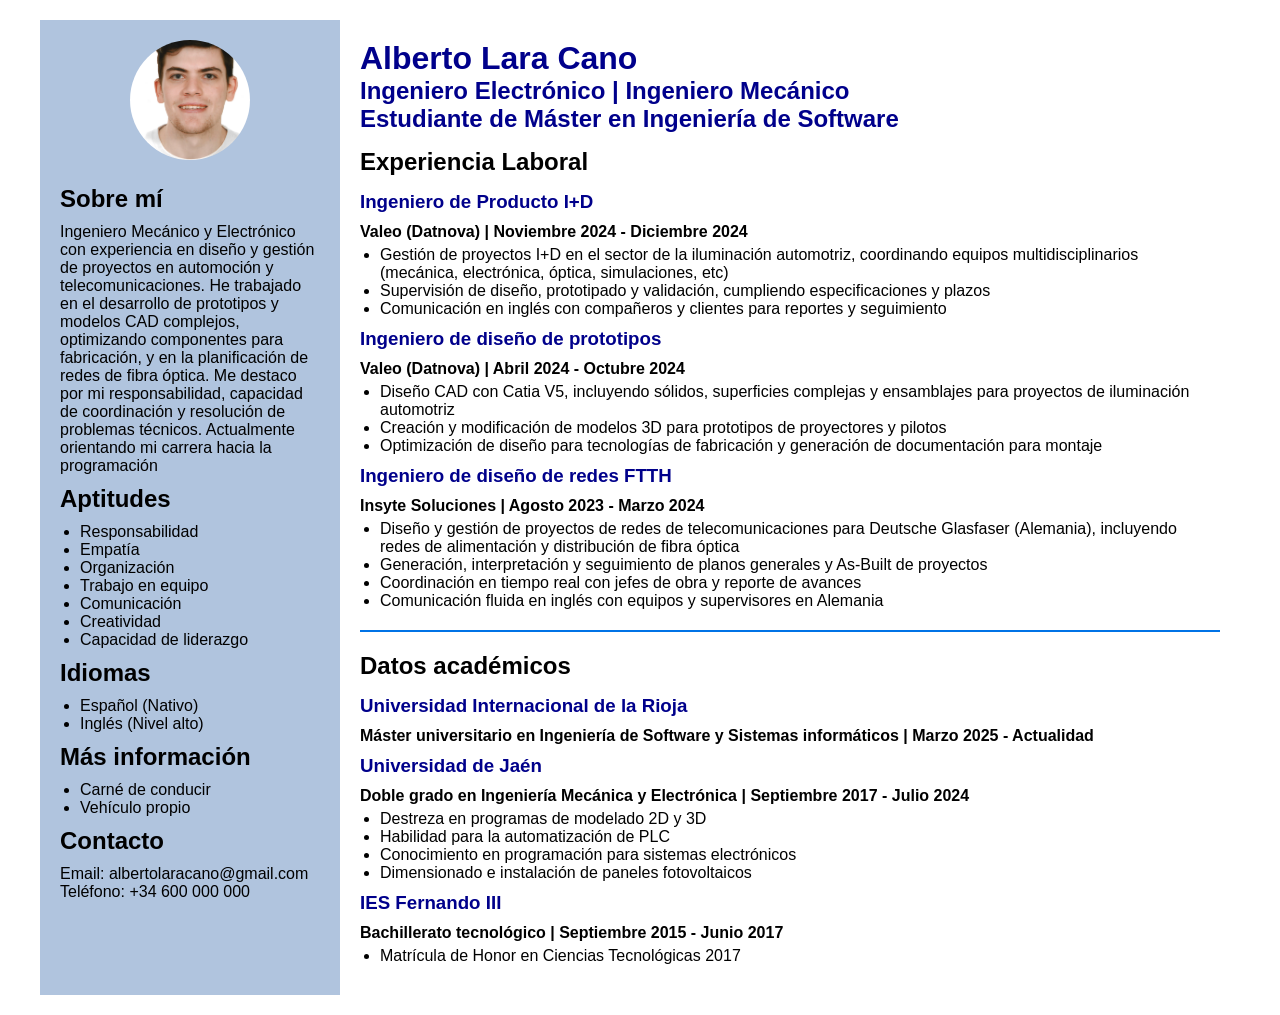
<file: Tema_1/Alberto_Lara_Cano/CV/index.html>
<!DOCTYPE html>
<html lang="es">
<head>
    <meta charset="UTF-8">
    <meta name="viewport" content="width=device-width, initial-scale=1.0">
    <title>CV Alberto Lara Cano</title>
    <link rel="stylesheet" href="styles.css">
</head>
<body>
<div class="container">
    <aside class="sidebar">
        <img src="images/FOTOGRAFÍA.jpg" alt="Mi Foto" class="profile-pic">

        <div class="sidebar-content">
            <h2>Sobre mí</h2>
            <p>Ingeniero Mecánico y Electrónico con
                experiencia en diseño y gestión de
                proyectos en automoción y
                telecomunicaciones. He trabajado en
                el desarrollo de prototipos y modelos
                CAD complejos, optimizando
                componentes para fabricación, y en la
                planificación de redes de fibra óptica.
                Me destaco por mi responsabilidad,
                capacidad de coordinación y
                resolución de problemas técnicos.
                Actualmente orientando mi carrera
                hacia la programación</p>

            <h2>Aptitudes</h2>
            <ul>
                <li>Responsabilidad</li>
                <li>Empatía</li>
                <li>Organización</li>
                <li>Trabajo en equipo</li>
                <li>Comunicación</li>
                <li>Creatividad</li>
                <li>Capacidad de liderazgo</li>
            </ul>

            <h2>Idiomas</h2>
            <ul>
                <li>Español (Nativo)</li>
                <li>Inglés (Nivel alto)</li>
            </ul>

            <h2>Más información</h2>
            <ul>
                <li>Carné de conducir</li>
                <li>Vehículo propio</li>
            </ul>

            <h2>Contacto</h2>
            <p>Email: albertolaracano@gmail.com</p>
            <p>Teléfono: +34 600 000 000</p>
        </div>
    </aside>

    <main class="content">
        <header class="page-header">
            <h1>Alberto Lara Cano</h1>
            <h2>Ingeniero Electrónico | Ingeniero Mecánico</h2>
            <h2>Estudiante de Máster en Ingeniería de Software</h2>
        </header>
        <section class="profile">
            <section id="experiencia">
                <h2>Experiencia Laboral</h2>
                <h3>Ingeniero de Producto I+D</h3>
                <h4>Valeo (Datnova) | Noviembre 2024 - Diciembre 2024</h4>
                <ul>
                    <li>Gestión de proyectos I+D en el sector de la iluminación
                        automotriz, coordinando equipos multidisciplinarios (mecánica,
                        electrónica, óptica, simulaciones, etc)</li>
                    <li>Supervisión de diseño, prototipado y validación, cumpliendo
                        especificaciones y plazos</li>
                    <li>Comunicación en inglés con compañeros y clientes para
                        reportes y seguimiento</li>
                </ul>
                <h3>Ingeniero de diseño de prototipos</h3>
                <h4>Valeo (Datnova) | Abril 2024 - Octubre 2024</h4>
                <ul>
                    <li>Diseño CAD con Catia V5, incluyendo sólidos, superficies complejas
                        y ensamblajes para proyectos de iluminación automotriz</li>
                    <li>Creación y modificación de modelos 3D para prototipos de
                        proyectores y pilotos</li>
                    <li>Optimización de diseño para tecnologías de fabricación y
                        generación de documentación para montaje</li>
                </ul>
                <h3>Ingeniero de diseño de redes FTTH</h3>
                <h4>Insyte Soluciones | Agosto 2023 - Marzo 2024</h4>
                <ul>
                    <li>Diseño y gestión de proyectos de redes de telecomunicaciones
                        para Deutsche Glasfaser (Alemania), incluyendo redes de
                        alimentación y distribución de fibra óptica</li>
                    <li>Generación, interpretación y seguimiento de planos generales y
                        As-Built de proyectos</li>
                    <li>Coordinación en tiempo real con jefes de obra y reporte de
                        avances</li>
                    <li>Comunicación fluida en inglés con equipos y supervisores en
                        Alemania</li>
                </ul>
            </section>

            <hr>

            <section id="educacion">
                <h2>Datos académicos</h2>
                <h3>Universidad Internacional de la Rioja</h3>
                <h4>Máster universitario en Ingeniería de Software y Sistemas
                    informáticos | Marzo 2025 - Actualidad</h4>

                <h3>Universidad de Jaén</h3>
                <h4>Doble grado en Ingeniería Mecánica y Electrónica | Septiembre
                    2017 - Julio 2024</h4>
                <ul>
                    <li>Destreza en programas de modelado 2D y 3D</li>
                    <li>Habilidad para la automatización de PLC</li>
                    <li>Conocimiento en programación para sistemas electrónicos</li>
                    <li>Dimensionado e instalación de paneles fotovoltaicos</li>
                </ul>
                <h3>IES Fernando III</h3>
                <h4>Bachillerato tecnológico | Septiembre 2015 - Junio 2017</h4>
                <ul>
                    <li>Matrícula de Honor en Ciencias Tecnológicas 2017</li>
                </ul>
            </section>
        </section>

    </main>
</div>
</body>
</html>
</file>
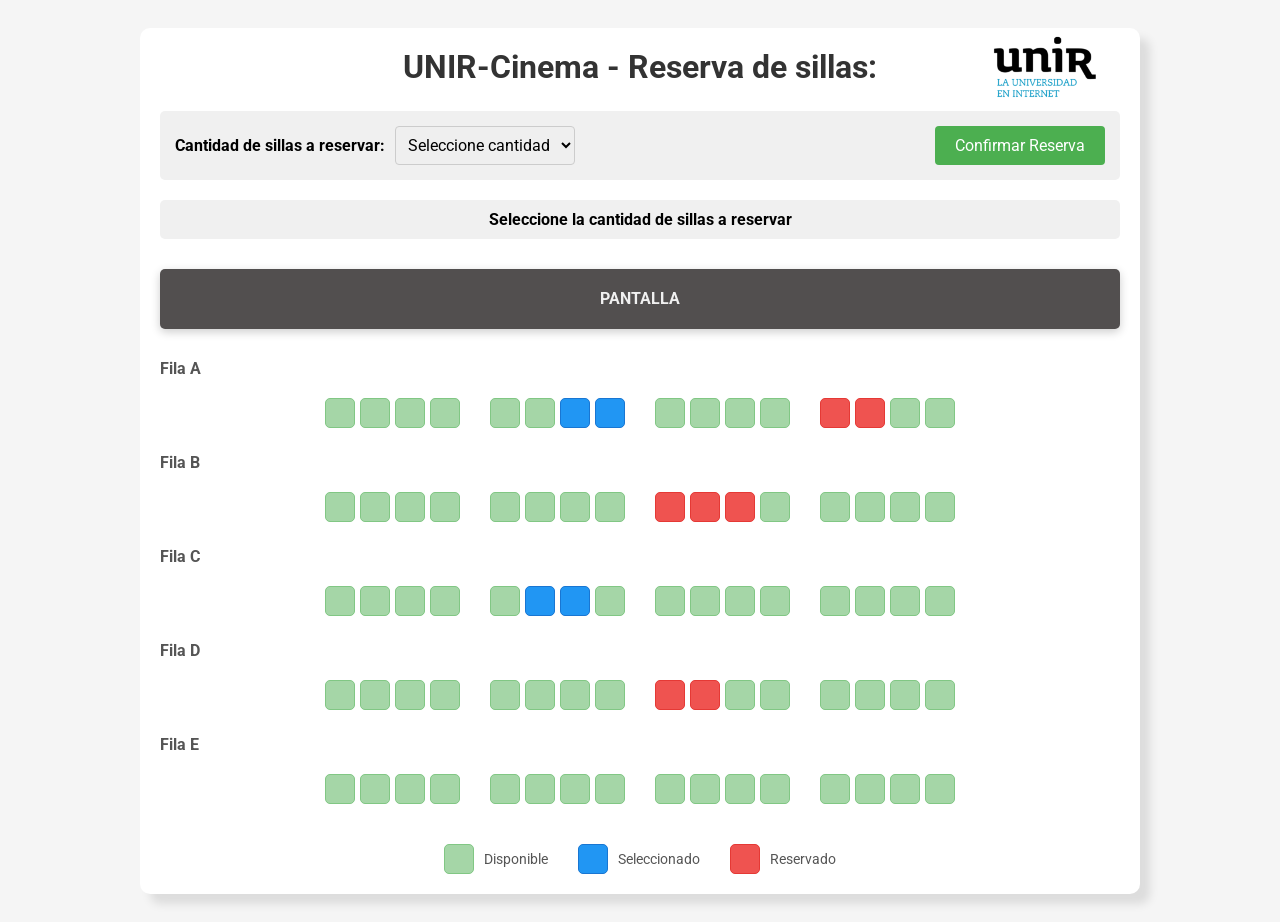
<file: Tema_1/AlexanderLeonFlorez/Cinema/index.html>
<!DOCTYPE html>
<html lang="es">
<head>
  <meta charset="UTF-8">
  <meta name="viewport" content="width=device-width, initial-scale=1.0">
  <title>UNIR-Cinema</title>
  <link rel="preconnect" href="https://fonts.googleapis.com">
  <link rel="preconnect" href="https://fonts.gstatic.com" crossorigin>
  <link href="https://fonts.googleapis.com/css2?family=Roboto:ital@0;1&display=swap" rel="stylesheet">
  <link rel="stylesheet" href="css/css.css">
</head>
<body>
<div class="cinema">
  <div class="cinema__header">
    <h1 class="cinema__title">UNIR-Cinema - Reserva de sillas:</h1>
    <img src="img/logo.png" alt="Logo UNIR" class="cinema__logo">
  </div>

  <div class="cinema__controls">
    <div class="cinema__select-container">
      <label class="cinema__label" for="seat-count">Cantidad de sillas a reservar:</label>
      <select class="cinema__select" id="seat-count">
        <option value="0">Seleccione cantidad</option>
        <option value="1">1 silla</option>
        <option value="2">2 sillas</option>
        <option value="3">3 sillas</option>
        <option value="4">4 sillas</option>
        <option value="5">5 sillas</option>
        <option value="6">6 sillas</option>
        <option value="7">7 sillas</option>
        <option value="8">8 sillas</option>
        <option value="9">9 sillas</option>
        <option value="10">10 sillas</option>
      </select>
    </div>
    <button class="cinema__button">Confirmar Reserva</button>
  </div>

  <div class="cinema__message">
    Seleccione la cantidad de sillas a reservar
  </div>

  <div class="cinema__screen-container">
    <div class="cinema__screen">Pantalla</div>
  </div>

  <div class="cinema__seating">
    <!-- Fila A -->
    <div class="cinema__row-label">Fila A</div>
    <div class="cinema__row">
      <!-- Grupo 1 -->
      <div class="cinema__seat-group">
        <div class="cinema__seat cinema__seat--available"></div>
        <div class="cinema__seat cinema__seat--available"></div>
        <div class="cinema__seat cinema__seat--available"></div>
        <div class="cinema__seat cinema__seat--available"></div>
      </div>
      <!-- Grupo 2 -->
      <div class="cinema__seat-group">
        <div class="cinema__seat cinema__seat--available"></div>
        <div class="cinema__seat cinema__seat--available"></div>
        <div class="cinema__seat cinema__seat--selected"></div>
        <div class="cinema__seat cinema__seat--selected"></div>
      </div>
      <!-- Grupo 3 -->
      <div class="cinema__seat-group">
        <div class="cinema__seat cinema__seat--available"></div>
        <div class="cinema__seat cinema__seat--available"></div>
        <div class="cinema__seat cinema__seat--available"></div>
        <div class="cinema__seat cinema__seat--available"></div>
      </div>
      <!-- Grupo 4 -->
      <div class="cinema__seat-group">
        <div class="cinema__seat cinema__seat--reserved"></div>
        <div class="cinema__seat cinema__seat--reserved"></div>
        <div class="cinema__seat cinema__seat--available"></div>
        <div class="cinema__seat cinema__seat--available"></div>
      </div>
    </div>

    <!-- Fila B -->
    <div class="cinema__row-label">Fila B</div>
    <div class="cinema__row">
      <!-- Grupo 1 -->
      <div class="cinema__seat-group">
        <div class="cinema__seat cinema__seat--available"></div>
        <div class="cinema__seat cinema__seat--available"></div>
        <div class="cinema__seat cinema__seat--available"></div>
        <div class="cinema__seat cinema__seat--available"></div>
      </div>
      <!-- Grupo 2 -->
      <div class="cinema__seat-group">
        <div class="cinema__seat cinema__seat--available"></div>
        <div class="cinema__seat cinema__seat--available"></div>
        <div class="cinema__seat cinema__seat--available"></div>
        <div class="cinema__seat cinema__seat--available"></div>
      </div>
      <!-- Grupo 3 -->
      <div class="cinema__seat-group">
        <div class="cinema__seat cinema__seat--reserved"></div>
        <div class="cinema__seat cinema__seat--reserved"></div>
        <div class="cinema__seat cinema__seat--reserved"></div>
        <div class="cinema__seat cinema__seat--available"></div>
      </div>
      <!-- Grupo 4 -->
      <div class="cinema__seat-group">
        <div class="cinema__seat cinema__seat--available"></div>
        <div class="cinema__seat cinema__seat--available"></div>
        <div class="cinema__seat cinema__seat--available"></div>
        <div class="cinema__seat cinema__seat--available"></div>
      </div>
    </div>

    <!-- Fila C -->
    <div class="cinema__row-label">Fila C</div>
    <div class="cinema__row">
      <!-- Grupo 1 -->
      <div class="cinema__seat-group">
        <div class="cinema__seat cinema__seat--available"></div>
        <div class="cinema__seat cinema__seat--available"></div>
        <div class="cinema__seat cinema__seat--available"></div>
        <div class="cinema__seat cinema__seat--available"></div>
      </div>
      <!-- Grupo 2 -->
      <div class="cinema__seat-group">
        <div class="cinema__seat cinema__seat--available"></div>
        <div class="cinema__seat cinema__seat--selected"></div>
        <div class="cinema__seat cinema__seat--selected"></div>
        <div class="cinema__seat cinema__seat--available"></div>
      </div>
      <!-- Grupo 3 -->
      <div class="cinema__seat-group">
        <div class="cinema__seat cinema__seat--available"></div>
        <div class="cinema__seat cinema__seat--available"></div>
        <div class="cinema__seat cinema__seat--available"></div>
        <div class="cinema__seat cinema__seat--available"></div>
      </div>
      <!-- Grupo 4 -->
      <div class="cinema__seat-group">
        <div class="cinema__seat cinema__seat--available"></div>
        <div class="cinema__seat cinema__seat--available"></div>
        <div class="cinema__seat cinema__seat--available"></div>
        <div class="cinema__seat cinema__seat--available"></div>
      </div>
    </div>

    <!-- Fila D -->
    <div class="cinema__row-label">Fila D</div>
    <div class="cinema__row">
      <!-- Grupo 1 -->
      <div class="cinema__seat-group">
        <div class="cinema__seat cinema__seat--available"></div>
        <div class="cinema__seat cinema__seat--available"></div>
        <div class="cinema__seat cinema__seat--available"></div>
        <div class="cinema__seat cinema__seat--available"></div>
      </div>
      <!-- Grupo 2 -->
      <div class="cinema__seat-group">
        <div class="cinema__seat cinema__seat--available"></div>
        <div class="cinema__seat cinema__seat--available"></div>
        <div class="cinema__seat cinema__seat--available"></div>
        <div class="cinema__seat cinema__seat--available"></div>
      </div>
      <!-- Grupo 3 -->
      <div class="cinema__seat-group">
        <div class="cinema__seat cinema__seat--reserved"></div>
        <div class="cinema__seat cinema__seat--reserved"></div>
        <div class="cinema__seat cinema__seat--available"></div>
        <div class="cinema__seat cinema__seat--available"></div>
      </div>
      <!-- Grupo 4 -->
      <div class="cinema__seat-group">
        <div class="cinema__seat cinema__seat--available"></div>
        <div class="cinema__seat cinema__seat--available"></div>
        <div class="cinema__seat cinema__seat--available"></div>
        <div class="cinema__seat cinema__seat--available"></div>
      </div>
    </div>

    <!-- Fila E -->
    <div class="cinema__row-label">Fila E</div>
    <div class="cinema__row">
      <!-- Grupo 1 -->
      <div class="cinema__seat-group">
        <div class="cinema__seat cinema__seat--available"></div>
        <div class="cinema__seat cinema__seat--available"></div>
        <div class="cinema__seat cinema__seat--available"></div>
        <div class="cinema__seat cinema__seat--available"></div>
      </div>
      <!-- Grupo 2 -->
      <div class="cinema__seat-group">
        <div class="cinema__seat cinema__seat--available"></div>
        <div class="cinema__seat cinema__seat--available"></div>
        <div class="cinema__seat cinema__seat--available"></div>
        <div class="cinema__seat cinema__seat--available"></div>
      </div>
      <!-- Grupo 3 -->
      <div class="cinema__seat-group">
        <div class="cinema__seat cinema__seat--available"></div>
        <div class="cinema__seat cinema__seat--available"></div>
        <div class="cinema__seat cinema__seat--available"></div>
        <div class="cinema__seat cinema__seat--available"></div>
      </div>
      <!-- Grupo 4 -->
      <div class="cinema__seat-group">
        <div class="cinema__seat cinema__seat--available"></div>
        <div class="cinema__seat cinema__seat--available"></div>
        <div class="cinema__seat cinema__seat--available"></div>
        <div class="cinema__seat cinema__seat--available"></div>
      </div>
    </div>
  </div>

  <div class="cinema__legend">
    <div class="cinema__legend-item">
      <div class="cinema__seat cinema__seat--available cinema__seat--demo"></div>
      <span class="cinema__legend-text">Disponible</span>
    </div>
    <div class="cinema__legend-item">
      <div class="cinema__seat cinema__seat--selected cinema__seat--demo"></div>
      <span class="cinema__legend-text">Seleccionado</span>
    </div>
    <div class="cinema__legend-item">
      <div class="cinema__seat cinema__seat--reserved cinema__seat--demo"></div>
      <span class="cinema__legend-text">Reservado</span>
    </div>
  </div>
</div>
</body>
</html>
</file>
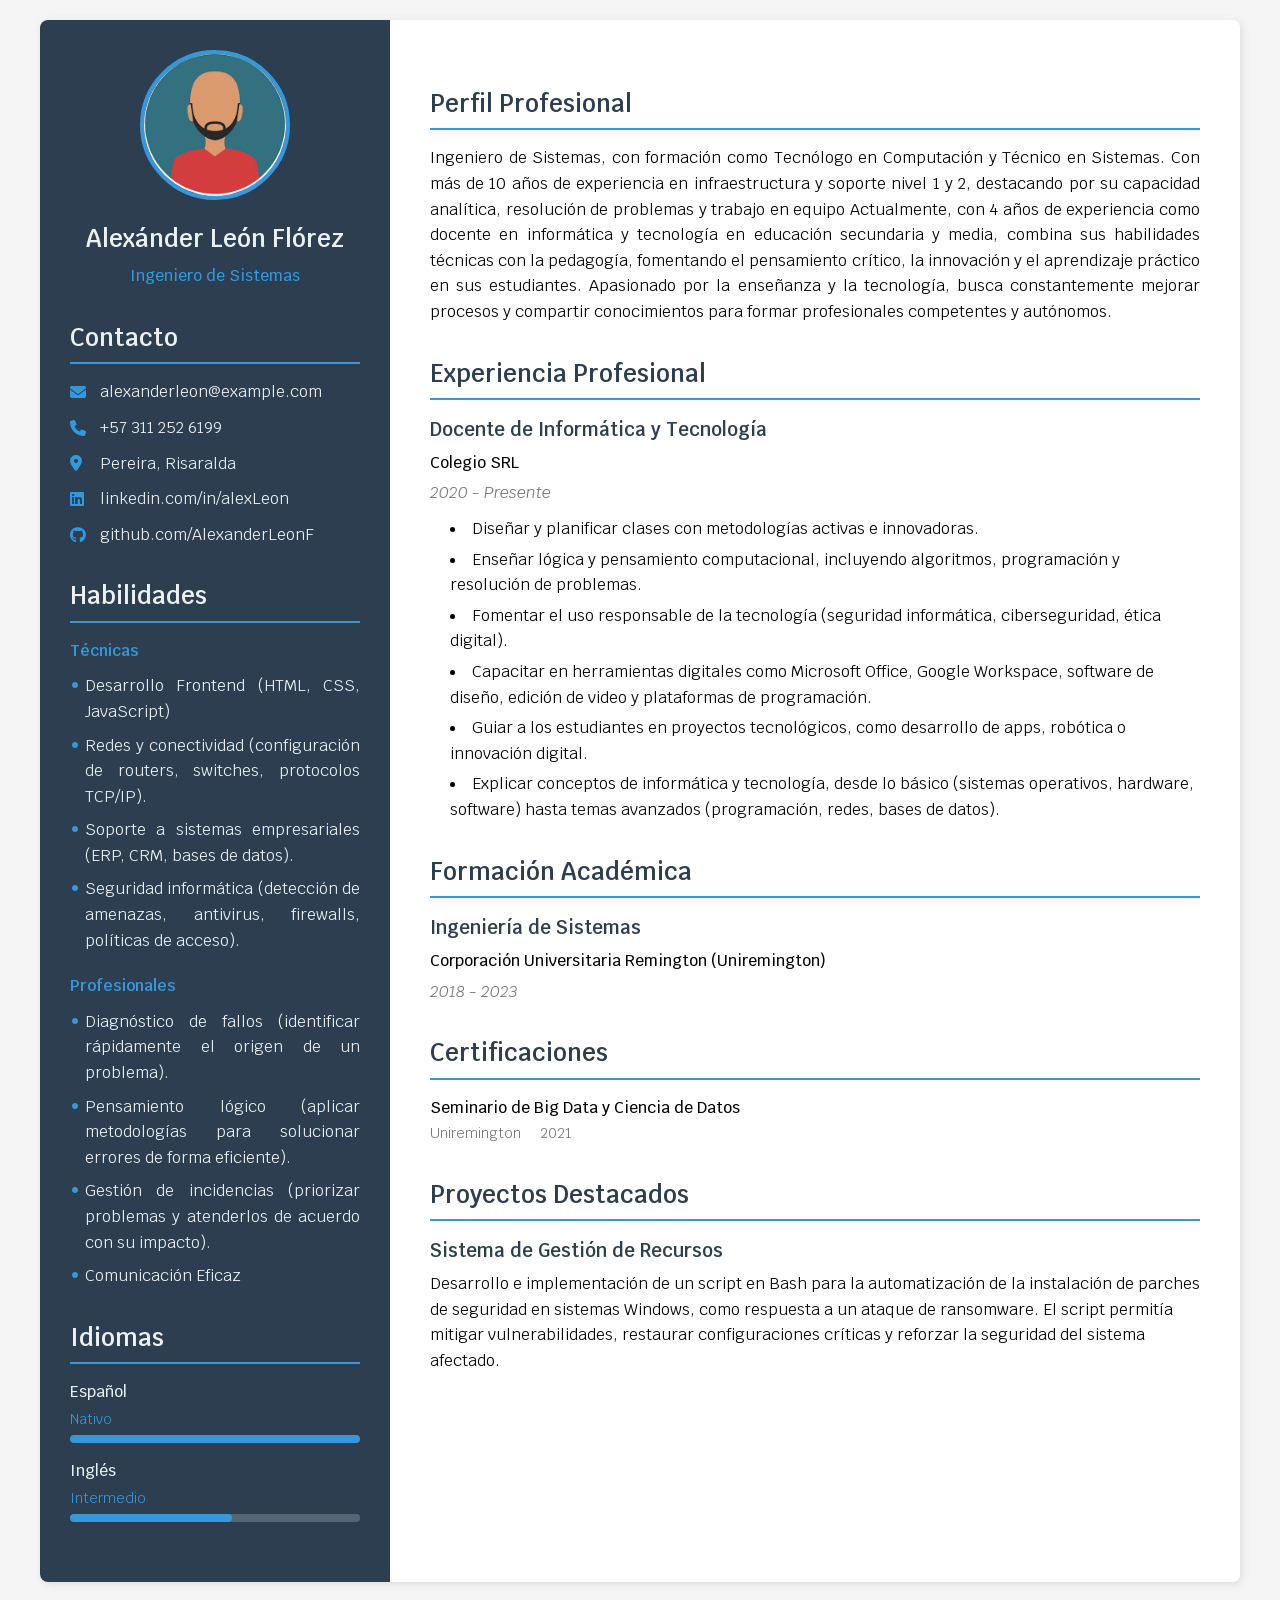
<file: Tema_1/AlexanderLeonFlorez/CV/index.html>
<!DOCTYPE html>
<html lang="es">
<head>
  <meta charset="UTF-8">
  <meta name="viewport" content="width=device-width, initial-scale=1.0">
  <title>Curriculum Vitae - Alexánder León Flórez</title>
  <link rel="preload" href="css/normalize.css" as="style">
  <link rel="stylesheet" href="css/normalize.css">
  <link rel="stylesheet" href="https://cdnjs.cloudflare.com/ajax/libs/font-awesome/6.4.0/css/all.min.css">
  <link href="https://fonts.googleapis.com/css2?family=Krub:wght@400;700&display=swap" rel="stylesheet">
  <link rel="preload" href="css/styles.css">
  <link rel="stylesheet" href="css/styles.css">
</head>
<body>
<div class="cv">
  <!-- Sidebar con la información y habilidades -->
  <aside class="cv__sidebar sidebar">
    <div class="sidebar__profile profile">
      <div class="profile__image-container">
        <img src="img/profile.png" alt="Alexánder León Flórez" class="profile__image">
      </div>
      <h1 class="profile__name">Alexánder León Flórez</h1>
      <p class="profile__title">Ingeniero de Sistemas</p>
    </div>

    <div class="sidebar__section contact">
      <h2 class="sidebar__heading">Contacto</h2>
      <ul class="contact__list">
        <li class="contact__item"><i class="contact__icon fas fa-envelope"></i> alexanderleon@example.com</li>
        <li class="contact__item"><i class="contact__icon fas fa-phone"></i> +57 311 252 6199</li>
        <li class="contact__item"><i class="contact__icon fas fa-map-marker-alt"></i> Pereira, Risaralda</li>
        <li class="contact__item"><i class="contact__icon fab fa-linkedin"></i> linkedin.com/in/alexLeon</li>
        <li class="contact__item"><i class="contact__icon fab fa-github"></i> github.com/AlexanderLeonF</li>
      </ul>
    </div>

    <div class="sidebar__section skills">
      <h2 class="sidebar__heading">Habilidades</h2>
      <div class="skills__category">
        <h3 class="skills__subheading">Técnicas</h3>
        <ul class="skills__list">
          <li class="skills__item">Desarrollo Frontend (HTML, CSS, JavaScript)</li>
          <li class="skills__item">Redes y conectividad (configuración de routers, switches, protocolos TCP/IP).</li>
          <li class="skills__item">Soporte a sistemas empresariales (ERP, CRM, bases de datos).</li>
          <li class="skills__item">Seguridad informática (detección de amenazas, antivirus, firewalls, políticas de acceso).</li>
        </ul>
      </div>
      <div class="skills__category">
        <h3 class="skills__subheading">Profesionales</h3>
        <ul class="skills__list">
          <li class="skills__item">Diagnóstico de fallos (identificar rápidamente el origen de un problema).</li>
          <li class="skills__item">Pensamiento lógico (aplicar metodologías para solucionar errores de forma eficiente).</li>
          <li class="skills__item">Gestión de incidencias (priorizar problemas y atenderlos de acuerdo con su impacto).</li>
          <li class="skills__item">Comunicación Eficaz</li>
        </ul>
      </div>
    </div>

    <div class="sidebar__section languages">
      <h2 class="sidebar__heading">Idiomas</h2>
      <div class="languages__list">
        <div class="languages__item">
          <div class="languages__name">Español</div>
          <div class="languages__level-text">Nativo</div>
          <div class="languages__progress-container">
            <div class="languages__progress-bar progress-bar--100"></div>
          </div>
        </div>
        <div class="languages__item">
          <div class="languages__name">Inglés</div>
          <div class="languages__level-text">Intermedio</div>
          <div class="languages__progress-container">
            <div class="languages__progress-bar progress-bar--55"></div>
          </div>
        </div>
      </div>
    </div>

  </aside>

  <!-- Contenido principal con la experiencia, educación, certificaciones y otros logros -->
  <main class="cv__main main">
    <section class="main__section summary">
      <h2 class="main__heading">Perfil Profesional</h2>
      <p class="summary__text">Ingeniero de Sistemas, con formación como Tecnólogo en Computación y Técnico en Sistemas. Con más de 10 años de experiencia en infraestructura y soporte nivel 1 y 2, destacando por su capacidad analítica, resolución de problemas y trabajo en equipo Actualmente, con 4 años de experiencia como docente en informática y tecnología en educación secundaria y media, combina sus habilidades técnicas con la pedagogía, fomentando el pensamiento crítico, la innovación y el aprendizaje práctico en sus estudiantes. Apasionado por la enseñanza y la tecnología, busca constantemente mejorar procesos y compartir conocimientos para formar profesionales competentes y autónomos.</p>
    </section>

    <section class="main__section experience">
      <h2 class="main__heading">Experiencia Profesional</h2>
      <div class="experience__item">
        <div class="experience__header">
          <h3 class="experience__title">Docente de Informática y Tecnología</h3>
          <span class="experience__company">Colegio SRL</span>
          <span class="experience__date">2020 - Presente</span>
        </div>
        <ul class="experience__responsibilities">
          <li class="experience__responsibility">Diseñar y planificar clases con metodologías activas e innovadoras.</li>
          <li class="experience__responsibility">Enseñar lógica y pensamiento computacional, incluyendo algoritmos, programación y resolución de problemas.</li>
          <li class="experience__responsibility">Fomentar el uso responsable de la tecnología (seguridad informática, ciberseguridad, ética digital).</li>
          <li class="experience__responsibility">Capacitar en herramientas digitales como Microsoft Office, Google Workspace, software de diseño, edición de video y plataformas de programación.</li>
          <li class="experience__responsibility">Guiar a los estudiantes en proyectos tecnológicos, como desarrollo de apps, robótica o innovación digital.</li>
          <li class="experience__responsibility">Explicar conceptos de informática y tecnología, desde lo básico (sistemas operativos, hardware, software) hasta temas avanzados (programación, redes, bases de datos).</li>
        </ul>
      </div>

    </section>

    <section class="main__section education">
      <h2 class="main__heading">Formación Académica</h2>
      <div class="education__item">
        <h3 class="education__degree">Ingeniería de Sistemas</h3>
        <span class="education__institution">Corporación Universitaria Remington (Uniremington)</span>
        <span class="education__date">2018 - 2023</span>
      </div>

    </section>

    <section class="main__section certifications">
      <h2 class="main__heading">Certificaciones</h2>
      <ul class="certifications__list">
        <li class="certifications__item">
          <span class="certifications__name">Seminario de Big Data y Ciencia de Datos</span>
          <span class="certifications__issuer">Uniremington</span>
          <span class="certifications__date">2021</span>
        </li>

      </ul>
    </section>

    <section class="main__section projects">
      <h2 class="main__heading">Proyectos Destacados</h2>
      <div class="projects__item">
        <h3 class="projects__title">Sistema de Gestión de Recursos</h3>
        <p class="projects__description">Desarrollo e implementación de un script en Bash para la automatización de la instalación de parches de seguridad en sistemas Windows, como respuesta a un ataque de ransomware. El script permitía mitigar vulnerabilidades, restaurar configuraciones críticas y reforzar la seguridad del sistema afectado.</p>
      </div>

    </section>
  </main>
</div>
</body>
</html>
</file>
<file: Tema_1/JuanCArrabalMartin/styles.css>
﻿/* Estilos generales */
body {
    font-family: Arial, sans-serif;
    margin: 0;
    padding: 0;
    background-color: #f4f4f4;
    color: #333;
}

/* Estilos para el encabezado */
header {
    text-align: center;
    background-color: #007bff;
    color: white;
    padding: 20px;
}

/* Estilos foto perfil */
    header img {
        width: 120px;
        height: 120px;
        border-radius: 50%;
        border: 3px solid white;
    }

    header h1 {
        margin: 10px 0 5px;
        font-size: 24px;
    }

    header p {
        font-size: 18px;
        font-weight: bold;
    }

/* Secciones */
section {
    background: white;
    margin: 20px auto;
    padding: 20px;
    width: 80%;
    border-radius: 8px;
    box-shadow: 0 0 10px rgba(0, 0, 0, 0.1);
}

h2 {
    color: #007bff;
    border-bottom: 2px solid #007bff;
    padding-bottom: 5px;
}

/* Estilo de habilidades */
.habilidades ul {
    list-style-type: none;
    padding: 0;
}

.habilidades li {
    background: #007bff;
    color: white;
    display: inline-block;
    padding: 8px 15px;
    border-radius: 5px;
    margin: 5px;
}

/* Estilo de experiencia */
.trabajo {
    margin-bottom: 15px;
    padding: 10px;
    background: #f9f9f9;
    border-left: 5px solid #007bff;
}
</file>
<file: Tema_1/Luis_Viares_Avila/css/estilo.css>
.contenedor-principal {
    background: #42a2c7;
    color: white;
    text-align: center;
    padding: 20px;
    border: #888888 solid 1px;
}
.contenedor-principal h1 {
    font-family: "Times New Roman";
    align-content: center;
    text-align: center;
}
.contenedor-principal h3 {
    font-family: "Times New Roman";
    text-align: center;
    align-content: center;
}
.contenedor-principal img {
    width: 25%;
    height: auto;
    margin: auto;
    display: block;

}
.contenedor-contacto {
    display: block;
    flex-wrap: wrap;
    justify-content: left;
    align-items: center;
    border: #888888 solid 1px;
    padding: 10px;
    margin-bottom: 10px;
    margin-top: 10px;
}
.contenedor-contacto h2 {
    color: #42a2c7;
}

.contenedor-resumen {
    display: block;
    flex-wrap: wrap;
    justify-content: left;
    align-items: center;
    border: #888888 solid 1px;
    padding: 10px;
    margin-bottom: 10px;
    margin-top: 10px;
}
.contenedor-resumen h2 {
    color: #42a2c7;
}

.contenedor-experiencia {
    display: block;
    flex-wrap: wrap;

    justify-content: left;
    align-items: center;
    border: #888888 solid 1px;
    padding: 10px;
    margin-bottom: 10px;
    margin-top: 10px;
}
.contenedor-experiencia h2 {
    color: #42a2c7;
}
.contenedor-estudios {
    display: block;
    flex-wrap: wrap;
    justify-content: left;
    align-items: center;
    border: #888888 solid 1px;
    padding: 10px;
    margin-bottom: 10px;
    margin-top: 10px;
}
.contenedor-estudios h2 {
    color: #42a2c7;
}
</file>
<file: Tema_4/cinema/styles.css>
body {
    font-family: Arial, sans-serif;
    background-color: #333; /* Fondo oscuro */
    color: #f1f1f1; /* Texto claro */
    display: flex;
    justify-content: center;
    align-items: center;
    height: 100vh;
    margin: 0;
    padding: 0;
}

.container {
    width: 90%;
    max-width: 500px;
}

h3 {
    color: #ffd700; /* Título en amarillo */
    text-align: center;
}

form {
    background-color: #444; /* Fondo ligeramente más claro para el formulario */
    padding: 20px;
    border-radius: 8px;
    box-shadow: 0 0 10px rgba(0, 0, 0, 0.5);
}

.input-field label {
    color: #f1f1f1; /* Etiqueta de texto claro */
}

.input-field input[type=text],
.input-field input[type=password],
.input-field input[type=email] {
    color: #f1f1f1; /* Color de texto de entrada */
    border-bottom: 1px solid #ffd700; /* Borde amarillo para los inputs */
}

.input-field input[type=text]:focus,
.input-field input[type=password]:focus,
.input-field input[type=email]:focus {
    border-bottom: 1px solid #ffd700; /* Borde amarillo en foco */
    box-shadow: 0 1px 0 0 #ffd700; /* Sombra amarilla en foco */
}

.btn {
    background-color: #ffd700; /* Botón en amarillo */
    color: #333; /* Texto del botón en oscuro */
}

.btn:hover {
    background-color: #ccac00; /* Color del botón al pasar el mouse */
}

/* Mensajes de error */
p {
    color: #ff4444; /* Rojo para errores */
    font-size: 0.8rem;
    margin-top: 5px;
}

.error {
    color: red;
}
</file>
<file: Tema_4/Enrique_Maximiliano_Lovera_Hernandez/styles.css>
body {
  font-family: Arial, sans-serif;
  background-color: #333; /* Fondo oscuro */
  color: #f1f1f1; /* Texto claro */
  display: flex;
  justify-content: center;
  align-items: center;
  height: 100vh;
  margin: 0;
  padding: 0;
}

.container {
  width: 90%;
  max-width: 500px;
}

h3 {
  color: #ffd700; /* Título en amarillo */
  text-align: center;
}

form {
  background-color: #444; /* Fondo ligeramente más claro para el formulario */
  padding: 20px;
  border-radius: 8px;
  box-shadow: 0 0 10px rgba(0, 0, 0, 0.5);
}

.input-field label {
  color: #f1f1f1; /* Etiqueta de texto claro */
}

.input-field input[type="text"],
.input-field input[type="password"],
.input-field input[type="email"] {
  color: #f1f1f1; /* Color de texto de entrada */
  border-bottom: 1px solid #ffd700; /* Borde amarillo para los inputs */
}

.input-field input[type="text"]:focus,
.input-field input[type="password"]:focus,
.input-field input[type="email"]:focus {
  border-bottom: 1px solid #ffd700; /* Borde amarillo en foco */
  box-shadow: 0 1px 0 0 #ffd700; /* Sombra amarilla en foco */
}

.btn {
  background-color: #ffd700; /* Botón en amarillo */
  color: #333; /* Texto del botón en oscuro */
}

.btn:hover {
  background-color: #ccac00; /* Color del botón al pasar el mouse */
}

/* Mensajes de error */
p {
  color: #ff4444; /* Rojo para errores */
  font-size: 0.8rem;
  margin-top: 5px;
}

.error {
  color: red;
}
</file>
<file: Tema_4/Hector_Daniel_Lopez_Borjas/styles.css>
.custom-image {
    width: 80px;
    padding-right: 1rem;
}
</file>
<file: Tema_4/Javier_Alfonso_Costa_Pernia/stylesregistrousuario.css>
body {
    font-family: Arial, sans-serif;
    background-color: #333; /* Fondo oscuro */
    color: #f1f1f1; /* Texto claro */
    display: flex;
    justify-content: center;
    align-items: center;
    height: 100vh;
    margin: 0;
    padding: 0;
}

.container {
    width: 90%;
    max-width: 500px;
}

h3 {
    color: #ffd700; /* Título en amarillo */
    text-align: center;
}

form {
    background-color: #444; /* Fondo ligeramente más claro para el formulario */
    padding: 20px;
    border-radius: 8px;
    box-shadow: 0 0 10px rgba(0, 0, 0, 0.5);
}

.input-field label {
    color: #f1f1f1; /* Etiqueta de texto claro */
}

.input-field input[type=text],
.input-field input[type=password],
.input-field input[type=email] {
    color: #f1f1f1; /* Color de texto de entrada */
    border-bottom: 1px solid #ffd700; /* Borde amarillo para los inputs */
}

.input-field input[type=text]:focus,
.input-field input[type=password]:focus,
.input-field input[type=email]:focus {
    border-bottom: 1px solid #ffd700; /* Borde amarillo en foco */
    box-shadow: 0 1px 0 0 #ffd700; /* Sombra amarilla en foco */
}

.btn {
    background-color: #ffd700; /* Botón en amarillo */
    color: #333; /* Texto del botón en oscuro */
}

.btn:hover {
    background-color: #ccac00; /* Color del botón al pasar el mouse */
}

/* Mensajes de error */
p {
    color: #ff4444; /* Rojo para errores */
    font-size: 0.8rem;
    margin-top: 5px;
}

.error {
    color: red;
}
</file>
<file: Tema_4/Sergi Lopez Jimenez/styles.css>
body {
    font-family: Arial, sans-serif;
    background-color: #333; /* Fondo oscuro */
    color: #f1f1f1; /* Texto claro */
    display: flex;
    justify-content: center;
    align-items: center;
    height: 100vh;
    margin: 0;
    padding: 0;
}

.container {
    width: 90%;
    max-width: 500px;
}

h3 {
    color: #ffd700; /* Título en amarillo */
    text-align: center;
}

form {
    background-color: #444; /* Fondo ligeramente más claro para el formulario */
    padding: 20px;
    border-radius: 8px;
    box-shadow: 0 0 10px rgba(0, 0, 0, 0.5);
}

.input-field label {
    color: #f1f1f1; /* Etiqueta de texto claro */
}

.input-field input[type=text],
.input-field input[type=password],
.input-field input[type=email] {
    color: #f1f1f1; /* Color de texto de entrada */
    border-bottom: 1px solid #ffd700; /* Borde amarillo para los inputs */
}

.input-field input[type=text]:focus,
.input-field input[type=password]:focus,
.input-field input[type=email]:focus {
    border-bottom: 1px solid #ffd700; /* Borde amarillo en foco */
    box-shadow: 0 1px 0 0 #ffd700; /* Sombra amarilla en foco */
}

.btn {
    background-color: #ffd700; /* Botón en amarillo */
    color: #333; /* Texto del botón en oscuro */
}

.btn:hover {
    background-color: #ccac00; /* Color del botón al pasar el mouse */
}

/* Mensajes de error */
p {
    color: #ff4444; /* Rojo para errores */
    font-size: 0.8rem;
    margin-top: 5px;
}

.error {
    color: red;
}
</file>
<file: Tema_1/Alberto-Hevia-Lopez/CINEMA/styles.css>
body {
    background-color: black;
    border-radius: 5px;
    border: 1px solid grey;
}

.seccion {
    color: white;
    background-color: rgb(29, 29, 29);
    text-align: center;
    align-items: center;
    justify-content: center;
    border-radius: 8px;
    padding: 15px;
    margin-top: 20px;
}

.cabecera {
    color: white;
    background-color: rgb(29, 29, 29);
    text-align: center;
    align-items: center;
    justify-content: center;
    border-radius: 8px;
    padding: 15px;
    margin-top: 20px;
}

.pie {
    color: white;
    background-color: rgb(29, 29, 29);
    text-align: center;
    align-items: center;
    justify-content: center;
    border-radius: 8px;
    padding: 15px;
    margin-top: 20px;
}

.pantalla {
    background-color: rgb(29, 29, 29);
    border-radius: 8px;
    padding: 15px;
    margin-top: 20px;
    height: 200px;
}

.fila {
    color: white;
    align-items: center;
    justify-content: center;
}

.asiento {
    color: white;
    border: 1px solid white;
    border-radius: 5px;
    width: 30px;
    height: 30px;
    margin: 3px;
}

.ocupado {
    background-color: blue;
}

.tabla {
    margin: 0 auto;
    color: white
}

.formulario {
    text-align: center;
    align-items: center;
    justify-content: center;
}
</file>
<file: Tema_1/Alberto-Hevia-Lopez/CV/styles.css>
table {
    background-color: grey;
    color: white;
    font-size:large;
    padding: 15px;
    text-align: left;
    border-radius: 8px;
}

img {
    border-radius: 15px;
}

section {
    background-color: white;
    margin: 10;
    padding: 20px;    
    border-radius: 8px;
    box-shadow: 0 0 10px rgba(0, 0, 0, 0.1); 
}

.detalle {
    font-family: Courier;
    font-size: 15px;
}
</file>
<file: Tema_1/Alberto_Lara_Cano/Cinema/styles.css>
body {
    background-color: black;
    color: white;
    font-family: Arial, sans-serif;
    text-align: center;
}

.cinema-container {
    max-width: 1000px;
    margin: auto;
    padding: 20px;
    border: 2px solid yellow;
}

.cinema-header {
    background-color: orange;
    padding: 15px;
    border-radius: 5px;
}

.screen {
    background-color: #444;
    height: 120px;
    width: 100%;
    margin: 20px 0;
    border-radius: 10px;
    margin-bottom: 60px;
}

.screen h1{
    padding: 40px;
}

.seating {
    display: flex;
    flex-direction: column;
}

.row-label {
    margin-left: 100px;
    text-align: left;
}

.row {
    display: flex;
    justify-content: flex-start;
    margin-bottom: 10px;
}

.seats{
    display: flex;
    justify-content: center;
    gap: 5px;
}

.seat {
    width: 30px;
    height: 30px;
    border: 2px solid yellow;
    display: inline-block;
    border-radius: 5px;
}

.occupied {
    background-color: yellow;
}

.aisle{
    width: 50px;
    height: 40px;
    margin: 5px;
    visibility: hidden;
}

.form-container {
    margin-top: 20px;
    text-align: center;
}

.form-control{
    width: 60px;
    margin-top: 10px;
    text-align: center;
    margin-left: auto;
    margin-right: auto;
}


.cinema-footer {
    background-color: #333;
    padding: 20px;
    margin-top: 20px;
    border-radius: 5px;
}
</file>
<file: Tema_1/Alberto_Lara_Cano/CV/styles.css>
* {
    margin: 0;
    padding: 0;
    box-sizing: border-box;
    font-family: Arial, sans-serif;
}

.container {
    display: flex;
    width: 100%;
    max-width: 1200px;
    margin: 20px auto;
}

.sidebar {
    width: 25%;
    background-color: lightsteelblue;
    padding: 20px;
    display: flex;
    flex-direction: column;
    align-items: center;
}

.profile-pic {
    width: 120px;
    height: 120px;
    border-radius: 50%;
    object-fit: cover;
    margin-bottom: 15px;
}

.sidebar-content {
    width: 100%;
    text-align: left;
}

.sidebar-content ul {
    padding-left: 20px;
}

.sidebar-content h2 {
    margin: 10px 0;
}

.page-header{
    margin-bottom: 15px;
}


.content header {
    color: darkblue;
}

.content {
    width: 75%;
    padding: 20px;
}

.profile h2{
    margin-bottom: 15px;
}

.profile h3{
    margin-bottom: 10px;
    color: darkblue;
    margin-top: 10px;
}

.profile h4{
    margin-bottom: 5px;
}

.profile ul{
    padding-left: 20px;
    margin-bottom: 10px;
}

hr {
    border: 0;
    height: 2px;
    background-color: #0073e6;
    margin: 20px 0;
}

@media (max-width: 768px) {
    .container {
        flex-direction: column;
    }

    .sidebar {
        width: 100%;
        border-right: none;
        border-bottom: 3px solid #0073e6;
    }

    .content {
        width: 100%;
</file>
<file: Tema_1/AlexanderLeonFlorez/Cinema/css/css.css>
:root {
    --bg-color: #f5f5f5;
    --white: #FFFFFF;
    --text-gray: #333;
    --light-gray: #f0f0f0;
    --btn-color: #4CAF50;
    --btn-hoover: #45a049;
    --btn-disabled: #cccccc;
    --screen-color: #524f4f;
}
/*  Globales **/
html {
    font-size: 62.5%;
    box-sizing: border-box;
}

*, *:before, *:after {
    box-sizing: inherit;
    font-family: "Roboto", sans-serif;
}

body {
    font-size: 16px; /* 1rem = 10px */
    background-color: var(--bg-color);
    padding: 20px;
}

.cinema {
    max-width: 1000px;
    margin: 0 auto;
    background-color: var(--white);
    padding: 20px;
    border-radius: 10px;
    box-shadow: 10px 10px 10px rgba(0, 0, 0, 0.1);
}

.cinema__header {
    display: flex;
    align-items: center;
    justify-content: center;
    margin-bottom: 25px;
    position: relative;
}

.cinema__title {
    margin: 0;
    color: var(--text-gray);
    text-align: center;
    flex-grow: 1;
}

.cinema__logo {
    width: 150px;
    height: auto;
    position: absolute;
    right: 0;
}

.cinema__controls {
    display: flex;
    justify-content: space-between;
    align-items: center;
    margin-bottom: 20px;
    padding: 15px;
    background-color: var(--light-gray);
    border-radius: 5px;
}

.cinema__select-container {
    display: flex;
    align-items: center;
    gap: 10px;
}

.cinema__label{
    font-weight: bold;
}

.cinema__select {
    padding: 8px;
    border-radius: 4px;
    border: 1px solid #ccc;
    font-size: 16px;
}

.cinema__button {
    padding: 10px 20px;
    background-color: var(--btn-color);
    color: var(--white);
    border: none;
    border-radius: 4px;
    cursor: pointer;
    font-size: 16px;
}

.cinema__button:hover:not(:disabled) {
    background-color: var(--btn-hoover);
}

.cinema__button:disabled {
    background-color: var(--btn-disabled);
    cursor: not-allowed;
}

.cinema__message {
    text-align: center;
    margin: 15px 0;
    padding: 10px;
    border-radius: 5px;
    font-weight: bold;
    background-color: var(--light-gray);
}

.cinema__message--error {
    background-color: #ffebee;
    color: #c62828;
}

.cinema__message--success {
    background-color: #e8f5e9;
    color: #2e7d32;
}

.cinema__screen-container {
    margin: 30px 0;
}

.cinema__screen {
    height: 60px;
    background-color: var(--screen-color);
    text-align: center;
    text-transform: uppercase;
    line-height: 60px;
    border-radius: 5px;
    margin-bottom: 30px;
    box-shadow: 0 3px 10px rgba(0, 0, 0, 0.2);
    font-weight: bold;
    color: var(--light-gray);
}

.cinema__seating {
    display: flex;
    flex-direction: column;
    gap: 15px;
}

.cinema__row {
    display: flex;
    justify-content: center;
    gap: 30px;
    margin-bottom: 10px;
}

.cinema__row-label {
    font-weight: bold;
    margin-bottom: 5px;
    color: #555;
}

.cinema__seat-group {
    display: flex;
    gap: 5px;
}

.cinema__seat {
    width: 30px;
    height: 30px;
    border-radius: 5px;
    cursor: pointer;
    transition: all 0.3s;
}

.cinema__seat--available {
    background-color: #a5d6a7;
    border: 1px solid #81c784;
}

.cinema__seat--selected {
    background-color: #2196f3;
    border: 1px solid #1976d2;
}

.cinema__seat--reserved {
    background-color: #ef5350;
    border: 1px solid #e53935;
    cursor: not-allowed;
}

.cinema__seat:hover:not(.cinema__seat--reserved):not(.cinema__seat--demo) {
    transform: scale(1.1);
}

.cinema__legend {
    display: flex;
    justify-content: center;
    gap: 30px;
    margin-top: 30px;
}

.cinema__legend-item {
    display: flex;
    align-items: center;
    gap: 10px;
}

.cinema__seat--demo {
    cursor: default;
}

.cinema__legend-text {
    font-size: 14px;
    color: #555;
}

@media (max-width: 768px) {
    .cinema__controls {
        flex-direction: column;
        gap: 15px;
    }

    .cinema__row {
        gap: 15px;
    }

    .cinema__seat {
        width: 25px;
        height: 25px;
    }

    .cinema__seat-group {
        gap: 3px;
    }
}
</file>
<file: Tema_1/AlexanderLeonFlorez/CV/css/styles.css>
:root {
    --primary-color: #2c3e50;
    --secondary-color: #3498db;
    --light-text: #777;
    --background-color: #f5f5f5;
    --sidebar-bg: #2c3e50;
    --sidebar-text: #ecf0f1;
    --card-bg: #fff;
    --border-radius: 8px;
    --shadow: 2px 2px 10px rgba(0, 0, 0, 0.1);
    --bar-bg: rgba(255, 255, 255, 0.2);
    --transition: all 0.3s ease;
}

/*
 * Reset CSS y Configuración Base
 * - Se establece 1rem = 10px para facilitar cálculos (62.5% de 16px = 10px)
 * - Se implementa box-sizing: border-box en todos los elementos
 */

html {
    font-size: 62.5%;
    box-sizing: border-box;
}

*, *:before, *:after {
    box-sizing: inherit;
    margin: 0;
    padding: 0;
}

body {
    font-family: 'Krub', sans-serif;
    font-size: 16px; /* 1rem = 10px */
    line-height: 1.6;
    background-color: var(--background-color);
    padding: 20px;
}

h1, h2, h3 {
    margin-bottom: 15px;
    font-weight: 600;
}

h2 {
    color: var(--primary-color);
    border-bottom: 2px solid var(--secondary-color);
    padding-bottom: 5px;
    margin-top: 25px;
}

ul {
    list-style-position: inside;
    margin-bottom: 15px;
}

/*
 * Layout Principal - Sistema Grid de dos columnas
 * - Columna izquierda (350px): Barra lateral con información personal
 * - Columna derecha (flexible): Contenido principal del CV
 * - El diseño se convierte en una sola columna en pantallas pequeñas
 */
.cv {
    display: grid;
    grid-template-columns: 350px 1fr;
    max-width: 1200px;
    margin: 0 auto;
    background-color: var(--card-bg);
    border-radius: var(--border-radius);
    overflow: hidden;
    box-shadow: var(--shadow);
}

/*
 * Barra Lateral (Sidebar)
 * Contiene: foto de perfil, información de contacto, habilidades e idiomas
 * Fondo oscuro para contrastar con el contenido principal
 */
.cv__sidebar {
    background-color: var(--sidebar-bg);
    color: var(--sidebar-text);
    padding: 30px;
    height: 100%;
}

.sidebar__heading {
    color: var(--sidebar-text);
    border-bottom: 2px solid var(--secondary-color);
    padding-bottom: 5px;
    margin-top: 25px;
    margin-bottom: 15px;
}

.sidebar__section {
    margin-bottom: 30px;
}

/*
 * Sección de Perfil
 * Incluye foto circular, nombre y título profesional
 * Centrada para destacar la identidad visual
 */
.profile {
    text-align: center;
    margin-bottom: 30px;
}

.profile__image-container {
    width: 150px;
    height: 150px;
    margin: 0 auto 20px;
    border-radius: 50%;
    overflow: hidden;
    border: 4px solid var(--secondary-color);
}

.profile__image {
    width: 100%;
    height: 100%;
    object-fit: cover;
}

.profile__name {
    font-size: 24px;
    margin-bottom: 5px;
}

.profile__title {
    font-size: 16px;
    color: var(--secondary-color);
    font-weight: 500;
}

/* Estilos de la sección de contacto */
.contact__list {
    list-style-type: none;
    padding-left: 0;
}

/*
 * Sistema de Iconos para Contacto
 * Cada ítem de contacto incluye un icono alineado a la izquierda
 * Se usa flexbox para alinear el icono con el texto
 */
.contact__item {
    margin-bottom: 10px;
    display: flex;
    align-items: center;
}

.contact__icon {
    margin-right: 10px;
    width: 20px;
    color: var(--secondary-color);
}

/* Estilos de la sección de habilidades */
.skills__list {
    list-style-type: none;
    padding-left: 0;
}

.skills__item {
    margin-bottom: 8px;
    position: relative;
    padding-left: 15px;
    text-align: justify;
    display: block;
}

/*
 * Marcadores de lista personalizados para habilidades
 * Se usa ::before para crear bullets personalizados con el color secundario
 * El posicionamiento absoluto permite alinear los bullets sin afectar el flujo del texto
 */
.skills__item::before {
    content: "•";
    color: var(--secondary-color);
    position: absolute;
    left: 0;
}

/*
 * Categorías de habilidades
 * Cada categoría agrupa un conjunto de habilidades relacionadas
 * con espacio adicional entre categorías para mejor organización visual
 */
.skills__category {
    margin-bottom: 20px;
}

.skills__subheading {
    font-size: 16px;
    color: var(--secondary-color);
    margin-bottom: 10px;
}

/*
 * Sección de idiomas con barras de progreso
 * Muestra visualmente el nivel de dominio de cada idioma
 * mediante barras de progreso personalizadas
 */
.languages__list {
    list-style-type: none;
    padding-left: 0;
}

.languages__item {
    margin-bottom: 15px;
    position: relative;
}

.languages__item::before {
    content: none;
}

.languages__name {
    font-weight: 500;
    margin-bottom: 3px;
}

.languages__level-text {
    font-size: 14px;
    color: var(--secondary-color);
    margin-bottom: 5px;
}

/*
 * Barras de progreso para niveles de idioma
 * - Contenedor gris claro para la barra completa
 * - Barra interna con color secundario que indica el nivel
 */
.languages__progress-container {
    height: 8px;
    background-color: var(--bar-bg);
    border-radius: 4px;
    overflow: hidden;
}

.languages__progress-bar {
    height: 100%;
    background-color: var(--secondary-color);
    border-radius: 4px;
    transition: width 0.5s ease;
}
.progress-bar--100 {
    width: 100%;
}

.progress-bar--55 {
    width: 56%;
}

/*
 * Contenido principal del CV
 * Contiene: resumen profesional, experiencia laboral, educación,
 * certificaciones y proyectos
 * Fondo claro para facilitar la lectura del contenido extenso
 */
.cv__main {
    padding: 40px;
    background-color: var(--card-bg);
}

.main__heading {
    color: var(--primary-color);
    border-bottom: 2px solid var(--secondary-color);
    padding-bottom: 5px;
    margin-top: 25px;
    margin-bottom: 15px;
}

.main__section {
    margin-bottom: 30px;
}

/* Estilos de la sección resumen */
.summary__text {
    text-align: justify;
    margin-bottom: 20px;
}

/*
 * Estructura de experiencia laboral
 * Cada experiencia incluye: título, empresa, fechas y responsabilidades
 * Formato jerárquico para facilitar el escaneo visual de la información
 */
.experience__item {
    margin-bottom: 25px;
}

.experience__header {
    margin-bottom: 10px;
}

.experience__title {
    margin-bottom: 5px;
    color: var(--primary-color);
}

.experience__company {
    font-weight: 500;
    display: block;
    margin-bottom: 5px;
}

.experience__date {
    color: var(--light-text);
    font-style: italic;
    display: block;
    margin-bottom: 10px;
}

.experience__responsibilities {
    padding-left: 20px;
}

.experience__responsibility {
    margin-bottom: 5px;
}

/*
 * Estructura de educación
 * Similar a la experiencia laboral pero adaptada para mostrar
 * grados académicos, instituciones y fechas
 */
.education__item {
    margin-bottom: 25px;
}

.education__degree {
    margin-bottom: 5px;
    color: var(--primary-color);
}

.education__institution {
    font-weight: 500;
    display: block;
    margin-bottom: 5px;
}

.education__date {
    color: var(--light-text);
    font-style: italic;
    display: block;
    margin-bottom: 10px;
}

/* Estilos de la sección de certificaciones */
.certifications__list {
    list-style-type: none;
}

.certifications__item {
    margin-bottom: 15px;
}

.certifications__name {
    font-weight: 500;
    display: block;
}

.certifications__issuer,
.certifications__date {
    color: var(--light-text);
    font-size: 14px;
    display: inline-block;
    margin-right: 15px;
}

/* Estilos de la sección de proyectos */
.projects__item {
    margin-bottom: 25px;
}

.projects__title {
    margin-bottom: 5px;
    color: var(--primary-color);
}

.projects__description {
    margin-bottom: 10px;
}

/*
 * Diseño responsivo
 * Puntos de quiebre:
 * - 900px: Cambio de layout de dos columnas a una columna
 * - 600px: Reducción de padding para optimizar espacio en móviles
 */
@media (max-width: 900px) {
    .cv {
        grid-template-columns: 1fr;
    }

    .cv__sidebar {
        padding-bottom: 30px;
    }
}

@media (max-width: 600px) {
    body {
        padding: 10px;
    }

    .cv__main {
        padding: 20px;
    }
}
</file>
